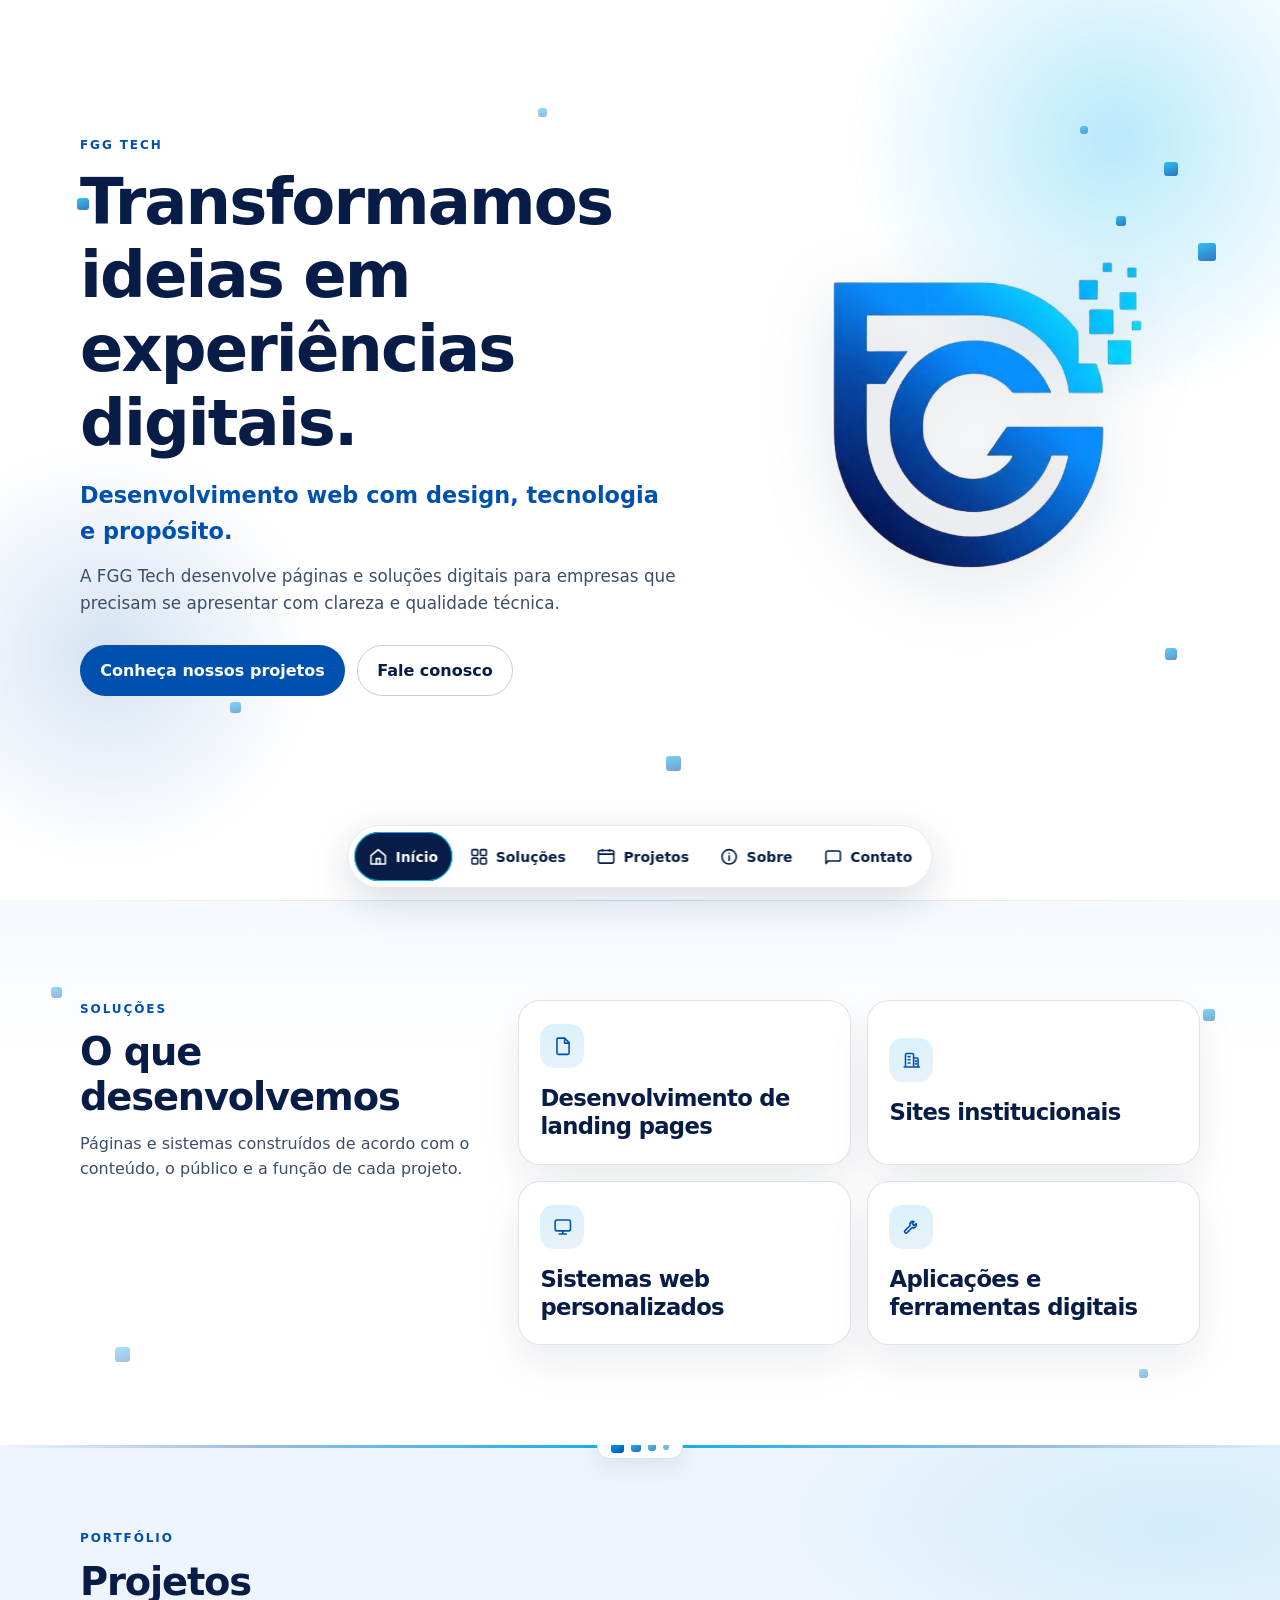
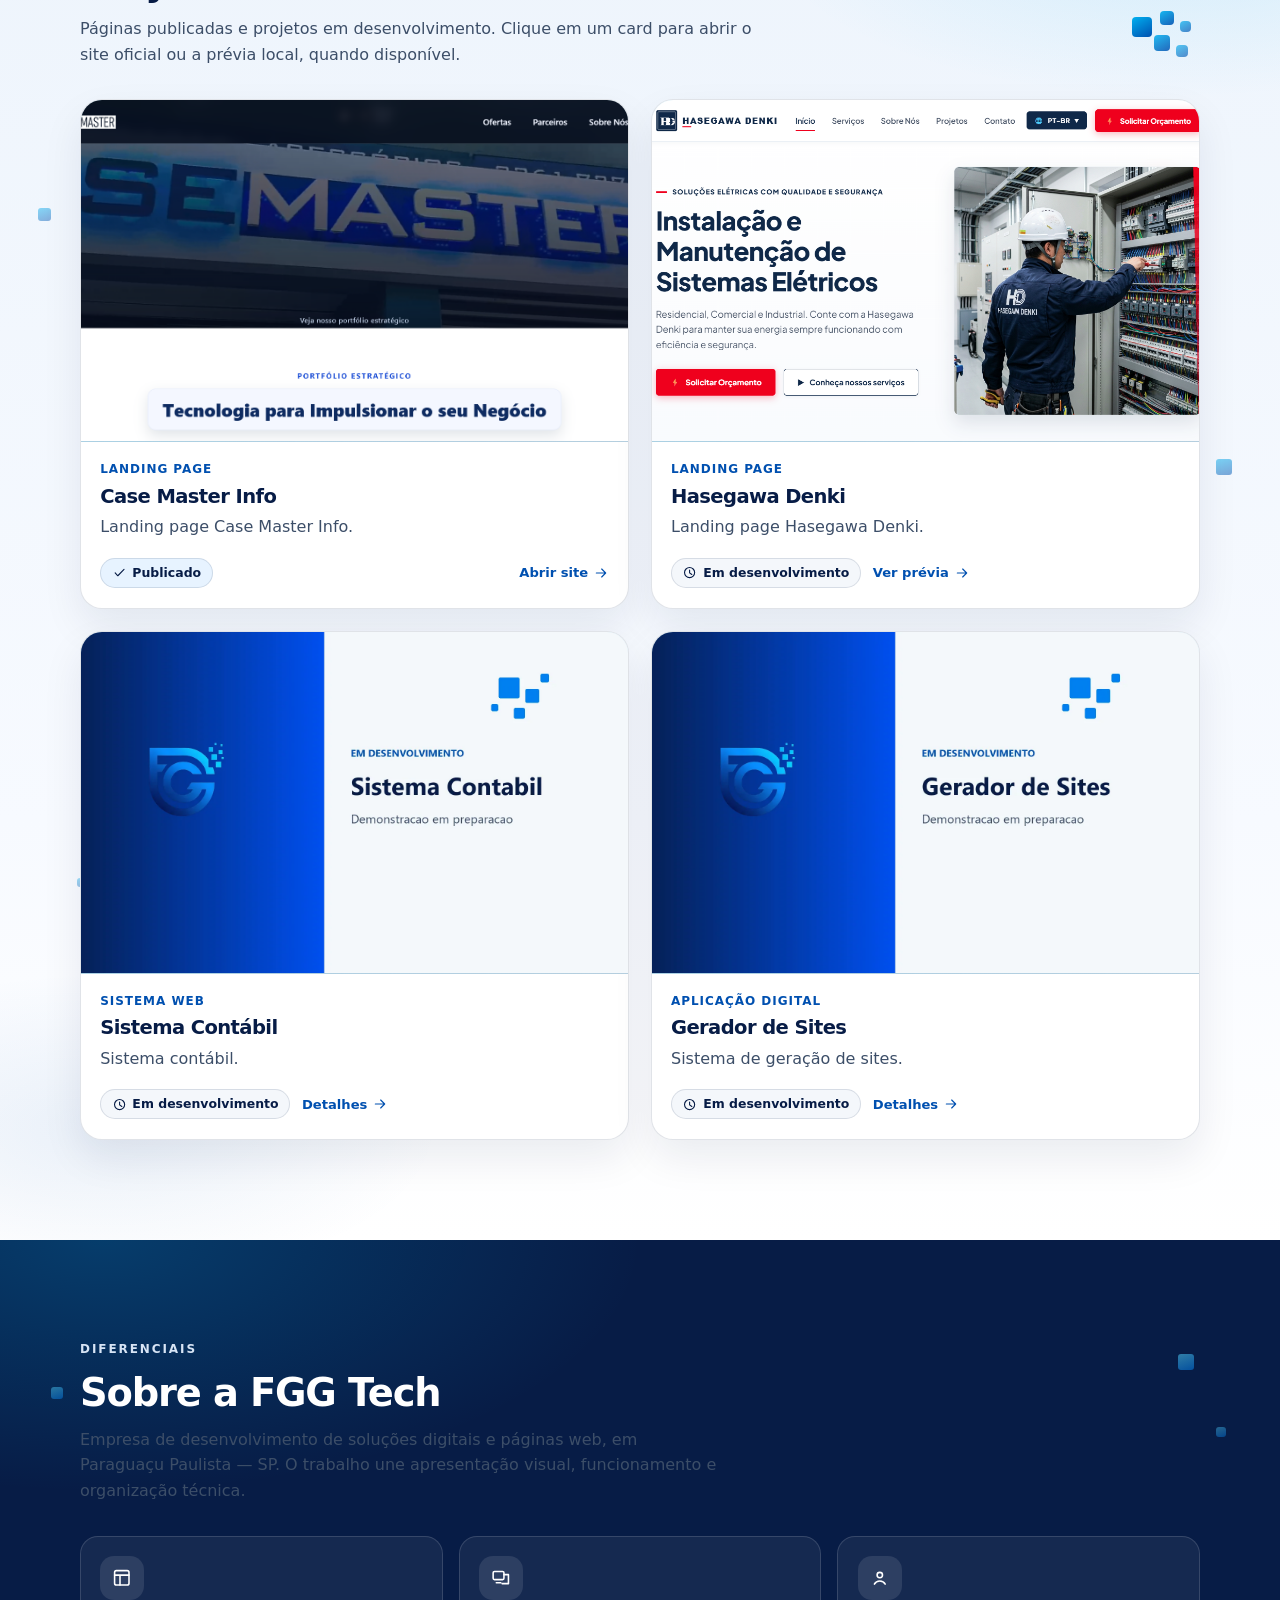
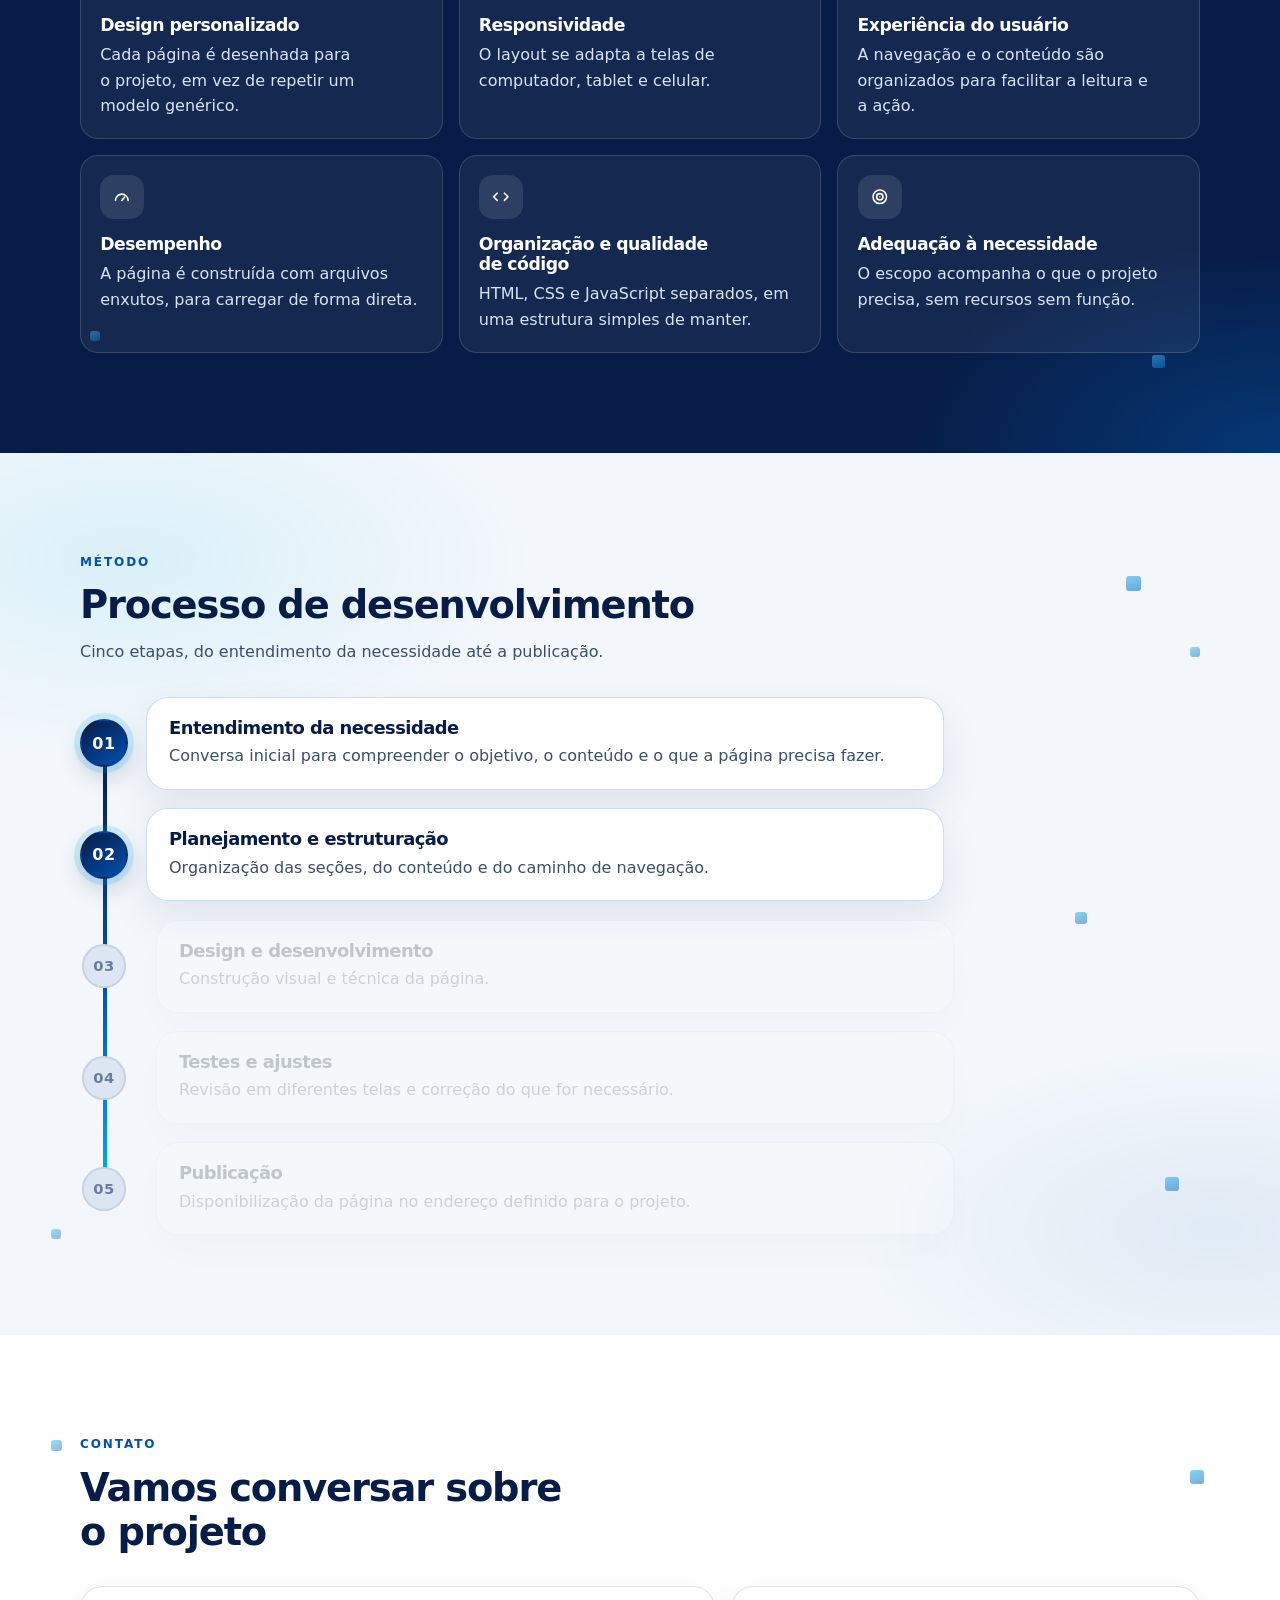
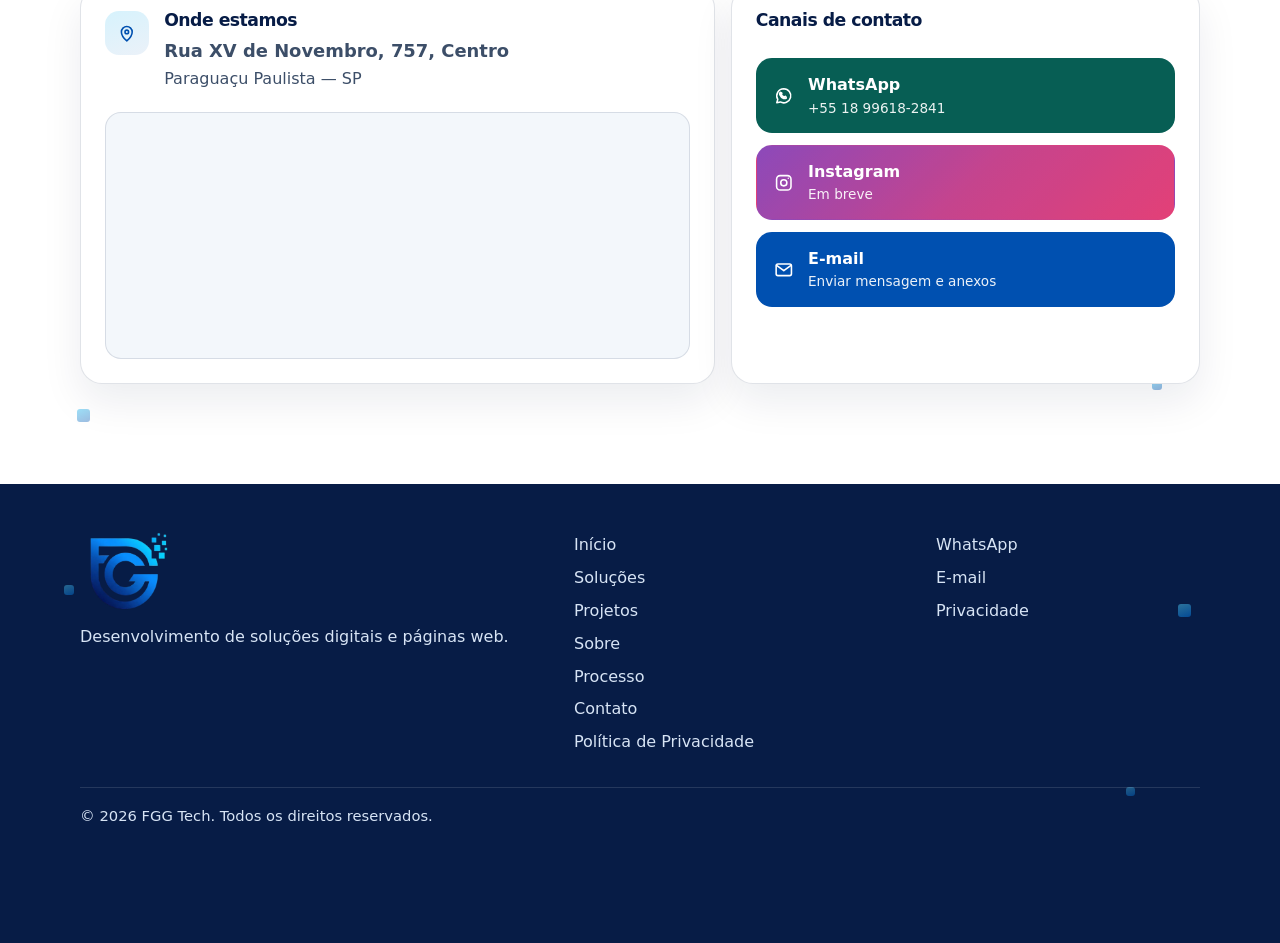
<file: index.html>
<!DOCTYPE html>
<html lang="pt-BR">

<head>
  <meta charset="UTF-8">
  <meta name="viewport" content="width=device-width, initial-scale=1">
  <title>FGG Tech | Desenvolvimento de soluções digitais</title>
  <meta name="description"
    content="A FGG Tech desenvolve landing pages, sites institucionais e soluções digitais. Conheça os projetos e fale com a equipe em Paraguaçu Paulista — SP.">
  <meta name="theme-color" content="#071C46">
  <meta name="robots" content="index, follow">
  <meta property="og:type" content="website">
  <meta property="og:locale" content="pt_BR">
  <meta property="og:title" content="FGG Tech | Desenvolvimento de soluções digitais">
  <meta property="og:description"
    content="Desenvolvimento web com design, tecnologia e propósito. Landing pages, sites institucionais e soluções digitais.">
  <meta property="og:image" content="assets/images/og-fgg-tech.png">
  <meta property="og:image:width" content="1200">
  <meta property="og:image:height" content="630">
  <meta name="twitter:card" content="summary_large_image">
  <link rel="icon" href="assets/logo/favicon-32.png" type="image/png" sizes="32x32">
  <link rel="icon" href="assets/logo/favicon-192.png" type="image/png" sizes="192x192">
  <link rel="apple-touch-icon" href="assets/logo/apple-touch-icon.png">
  <link rel="stylesheet" href="css/style.css">
  <script type="application/ld+json">
  {
    "@context": "https://schema.org",
    "@type": "ProfessionalService",
    "name": "FGG Tech",
    "description": "Desenvolvimento de soluções digitais e páginas web.",
    "telephone": "+55-18-99618-2841",
    "address": {
      "@type": "PostalAddress",
      "streetAddress": "Rua XV de Novembro, 757, Centro",
      "addressLocality": "Paraguaçu Paulista",
      "addressRegion": "SP",
      "addressCountry": "BR"
    },
    "areaServed": "BR"
  }
  </script>
</head>

<body>
  <a class="skip-link" href="#conteudo">Ir para o conteúdo</a>

  <main id="conteudo">
    <header class="hero" id="inicio">
      <div class="hero-bg" aria-hidden="true">
        <span class="orb orb-a"></span>
        <span class="orb orb-b"></span>
        <span class="pixel p1"></span>
        <span class="pixel p2"></span>
        <span class="pixel p3"></span>
        <span class="pixel p4"></span>
        <span class="pixel p5"></span>
        <span class="pixel" style="--x: 18%; --y: 78%; --size: 11px; --op: 0.48; --dur: 5.6s; --delay: 0.3s;"></span>
        <span class="pixel" style="--x: 42%; --y: 12%; --size: 9px; --op: 0.42; --dur: 4.9s; --delay: 0.9s;"></span>
        <span class="pixel" style="--x: 52%; --y: 84%; --size: 15px; --op: 0.55; --dur: 6.1s; --delay: 0.5s;"></span>
        <span class="pixel" style="--x: 91%; --y: 72%; --size: 12px; --op: 0.62; --dur: 5.2s; --delay: 1.2s;"></span>
      </div>

      <div class="container hero-grid">
        <div class="hero-copy">
          <p class="kicker">FGG Tech</p>
          <h1>Transformamos ideias em experiências digitais.</h1>
          <p class="lead">Desenvolvimento web com design, tecnologia e propósito.</p>
          <p class="intro">A FGG Tech desenvolve páginas e soluções digitais para empresas que precisam se apresentar
            com clareza e qualidade técnica.</p>
          <div class="hero-actions">
            <a class="btn btn-primary" href="#projetos">Conheça nossos projetos</a>
            <a class="btn btn-secondary" href="#contato">Fale conosco</a>
          </div>
        </div>

        <div class="hero-visual">
          <img class="hero-logo" src="assets/images/logomacaFGG.webp" alt="Logotipo FGG Tech" width="539" height="463"
            fetchpriority="high">
        </div>
      </div>
    </header>

    <section class="section section-solutions" id="solucoes" aria-labelledby="solucoes-titulo">
      <div class="subtle-divider" aria-hidden="true"></div>
      <div class="section-pixels" aria-hidden="true">
        <span class="pixel" style="--x: 4%; --y: 16%; --size: 11px; --op: 0.42; --dur: 5.4s; --delay: 0.2s;"></span>
        <span class="pixel" style="--x: 9%; --y: 82%; --size: 15px; --op: 0.36; --dur: 6.2s; --delay: 0.8s;"></span>
        <span class="pixel" style="--x: 94%; --y: 20%; --size: 12px; --op: 0.5; --dur: 4.9s; --delay: 0.5s;"></span>
        <span class="pixel" style="--x: 89%; --y: 86%; --size: 9px; --op: 0.4; --dur: 5.8s; --delay: 1.1s;"></span>
      </div>
      <div class="container split">
        <div class="split-intro">
          <p class="kicker">Soluções</p>
          <h2 id="solucoes-titulo">O que desenvolvemos</h2>
          <p>Páginas e sistemas construídos de acordo com o conteúdo, o público e a função de cada projeto.</p>
        </div>

        <div class="card-grid card-grid-2">
          <article class="info-card info-card-title-only">
            <span class="icon-badge" aria-hidden="true">
              <svg class="icon">
                <use href="assets/icons/sprite.svg#i-page"></use>
              </svg>
            </span>
            <h3>Desenvolvimento de landing pages</h3>
          </article>

          <article class="info-card info-card-title-only">
            <span class="icon-badge" aria-hidden="true">
              <svg class="icon">
                <use href="assets/icons/sprite.svg#i-building"></use>
              </svg>
            </span>
            <h3>Sites institucionais</h3>
          </article>

          <article class="info-card info-card-title-only">
            <span class="icon-badge" aria-hidden="true">
              <svg class="icon">
                <use href="assets/icons/sprite.svg#i-system"></use>
              </svg>
            </span>
            <h3>Sistemas web personalizados</h3>
          </article>

          <article class="info-card info-card-title-only">
            <span class="icon-badge" aria-hidden="true">
              <svg class="icon">
                <use href="assets/icons/sprite.svg#i-tool"></use>
              </svg>
            </span>
            <h3>Aplicações e ferramentas digitais</h3>
          </article>
        </div>
      </div>
    </section>

    <section class="section section-projects" id="projetos" aria-labelledby="projetos-titulo">
      <div class="projects-divider" aria-hidden="true">
        <span class="divider-line"></span>
        <span class="divider-pixels">
          <span class="dp dp-lg"></span>
          <span class="dp dp-md"></span>
          <span class="dp dp-sm"></span>
          <span class="dp dp-xs"></span>
        </span>
      </div>
      <div class="section-pixels" aria-hidden="true">
        <span class="pixel" style="--x: 3%; --y: 26%; --size: 13px; --op: 0.45; --dur: 5.3s; --delay: 0.4s;"></span>
        <span class="pixel" style="--x: 6%; --y: 74%; --size: 9px; --op: 0.38; --dur: 6s; --delay: 1s;"></span>
        <span class="pixel" style="--x: 95%; --y: 44%; --size: 16px; --op: 0.5; --dur: 5.1s; --delay: 0.6s;"></span>
        <span class="pixel" style="--x: 91%; --y: 88%; --size: 11px; --op: 0.42; --dur: 5.7s; --delay: 1.3s;"></span>
      </div>
      <div class="container">
        <div class="section-heading projects-heading">
          <div>
            <p class="kicker">Portfólio</p>
            <h2 id="projetos-titulo">Projetos</h2>
            <p>Páginas publicadas e projetos em desenvolvimento. Clique em um card para abrir o site oficial ou a prévia
              local, quando disponível.</p>
          </div>
          <div class="projects-badge-motif" aria-hidden="true">
            <span class="motif-sq m1"></span>
            <span class="motif-sq m2"></span>
            <span class="motif-sq m3"></span>
            <span class="motif-sq m4"></span>
            <span class="motif-sq m5"></span>
          </div>
        </div>

        <div id="project-grid" class="project-grid" aria-live="polite"></div>

        <noscript>
          <ul class="noscript-list">
            <li>
              <a href="https://casemasterinfo.com.br/" target="_blank" rel="noopener noreferrer">Case Master Info</a>
              — publicado.
            </li>
            <li>Hasegawa Denki — em desenvolvimento. Demonstração em <code>projects/hasegawa/index.html</code>.</li>
            <li>Sistema Contábil — em desenvolvimento. A demonstração está sendo preparada.</li>
            <li>Gerador de Sites — em desenvolvimento. A demonstração está sendo preparada.</li>
          </ul>
        </noscript>
      </div>
    </section>


    <section class="section section-navy" id="sobre" aria-labelledby="sobre-titulo">
      <div class="section-pixels" aria-hidden="true">
        <span class="pixel" style="--x: 4%; --y: 18%; --size: 12px; --op: 0.45; --dur: 5.5s; --delay: 0.2s;"></span>
        <span class="pixel" style="--x: 92%; --y: 14%; --size: 16px; --op: 0.52; --dur: 4.9s; --delay: 0.7s;"></span>
        <span class="pixel" style="--x: 95%; --y: 23%; --size: 10px; --op: 0.4; --dur: 5.8s; --delay: 1.1s;"></span>
        <span class="pixel" style="--x: 7%; --y: 85%; --size: 10px; --op: 0.38; --dur: 6.2s; --delay: 0.5s;"></span>
        <span class="pixel" style="--x: 90%; --y: 88%; --size: 13px; --op: 0.46; --dur: 5.2s; --delay: 0.9s;"></span>
      </div>
      <div class="container">
        <div class="section-heading">
          <p class="kicker">Diferenciais</p>
          <h2 id="sobre-titulo">Sobre a FGG Tech</h2>
          <p>Empresa de desenvolvimento de soluções digitais e páginas web, em Paraguaçu Paulista — SP. O trabalho une
            apresentação visual, funcionamento e organização técnica.</p>
        </div>

        <ul class="diff-grid">
          <li>
            <span class="icon-badge icon-badge-light" aria-hidden="true">
              <svg class="icon">
                <use href="assets/icons/sprite.svg#i-layout"></use>
              </svg>
            </span>
            <h3>Design personalizado</h3>
            <p>Cada página é desenhada para o projeto, em vez de repetir um modelo genérico.</p>
          </li>
          <li>
            <span class="icon-badge icon-badge-light" aria-hidden="true">
              <svg class="icon">
                <use href="assets/icons/sprite.svg#i-devices"></use>
              </svg>
            </span>
            <h3>Responsividade</h3>
            <p>O layout se adapta a telas de computador, tablet e celular.</p>
          </li>
          <li>
            <span class="icon-badge icon-badge-light" aria-hidden="true">
              <svg class="icon">
                <use href="assets/icons/sprite.svg#i-user"></use>
              </svg>
            </span>
            <h3>Experiência do usuário</h3>
            <p>A navegação e o conteúdo são organizados para facilitar a leitura e a ação.</p>
          </li>
          <li>
            <span class="icon-badge icon-badge-light" aria-hidden="true">
              <svg class="icon">
                <use href="assets/icons/sprite.svg#i-speed"></use>
              </svg>
            </span>
            <h3>Desempenho</h3>
            <p>A página é construída com arquivos enxutos, para carregar de forma direta.</p>
          </li>
          <li>
            <span class="icon-badge icon-badge-light" aria-hidden="true">
              <svg class="icon">
                <use href="assets/icons/sprite.svg#i-code"></use>
              </svg>
            </span>
            <h3>Organização e qualidade de código</h3>
            <p>HTML, CSS e JavaScript separados, em uma estrutura simples de manter.</p>
          </li>
          <li>
            <span class="icon-badge icon-badge-light" aria-hidden="true">
              <svg class="icon">
                <use href="assets/icons/sprite.svg#i-target"></use>
              </svg>
            </span>
            <h3>Adequação à necessidade</h3>
            <p>O escopo acompanha o que o projeto precisa, sem recursos sem função.</p>
          </li>
        </ul>
      </div>
    </section>


    <section class="section section-soft section-process" id="processo" aria-labelledby="processo-titulo">
      <div class="section-pixels" aria-hidden="true">
        <span class="pixel" style="--x: 88%; --y: 14%; --size: 15px; --op: 0.52; --dur: 5.1s; --delay: 0.3s;"></span>
        <span class="pixel" style="--x: 93%; --y: 22%; --size: 10px; --op: 0.42; --dur: 5.9s; --delay: 0.9s;"></span>
        <span class="pixel" style="--x: 84%; --y: 52%; --size: 12px; --op: 0.46; --dur: 4.8s; --delay: 0.6s;"></span>
        <span class="pixel" style="--x: 91%; --y: 82%; --size: 14px; --op: 0.48; --dur: 5.6s; --delay: 1.2s;"></span>
        <span class="pixel" style="--x: 4%; --y: 88%; --size: 10px; --op: 0.38; --dur: 6s; --delay: 0.4s;"></span>
      </div>
      <div class="container">
        <div class="section-heading">
          <p class="kicker">Método</p>
          <h2 id="processo-titulo">Processo de desenvolvimento</h2>
          <p>Cinco etapas, do entendimento da necessidade até a publicação.</p>
        </div>

        <div class="process-timeline" data-process-timeline>
          <div class="timeline-rail" aria-hidden="true">
            <span class="timeline-fill"></span>
          </div>
          <ol class="steps">
            <li class="step-item">
              <span class="step-index">01</span>
              <div class="step-content">
                <h3>Entendimento da necessidade</h3>
                <p>Conversa inicial para compreender o objetivo, o conteúdo e o que a página precisa fazer.</p>
              </div>
            </li>
            <li class="step-item">
              <span class="step-index">02</span>
              <div class="step-content">
                <h3>Planejamento e estruturação</h3>
                <p>Organização das seções, do conteúdo e do caminho de navegação.</p>
              </div>
            </li>
            <li class="step-item">
              <span class="step-index">03</span>
              <div class="step-content">
                <h3>Design e desenvolvimento</h3>
                <p>Construção visual e técnica da página.</p>
              </div>
            </li>
            <li class="step-item">
              <span class="step-index">04</span>
              <div class="step-content">
                <h3>Testes e ajustes</h3>
                <p>Revisão em diferentes telas e correção do que for necessário.</p>
              </div>
            </li>
            <li class="step-item">
              <span class="step-index">05</span>
              <div class="step-content">
                <h3>Publicação</h3>
                <p>Disponibilização da página no endereço definido para o projeto.</p>
              </div>
            </li>
          </ol>
        </div>
      </div>
    </section>

    <section class="section" id="contato" aria-labelledby="contato-titulo">
      <div class="section-pixels" aria-hidden="true">
        <span class="pixel" style="--x: 4%; --y: 14%; --size: 11px; --op: 0.42; --dur: 5.4s; --delay: 0.2s;"></span>
        <span class="pixel" style="--x: 93%; --y: 18%; --size: 14px; --op: 0.5; --dur: 4.9s; --delay: 0.8s;"></span>
        <span class="pixel" style="--x: 90%; --y: 86%; --size: 10px; --op: 0.42; --dur: 5.7s; --delay: 1.1s;"></span>
        <span class="pixel" style="--x: 6%; --y: 90%; --size: 13px; --op: 0.38; --dur: 6.1s; --delay: 0.5s;"></span>
      </div>
      <div class="container">
        <div class="section-heading">
          <p class="kicker">Contato</p>
          <h2 id="contato-titulo">Vamos conversar sobre o projeto</h2>
        </div>

        <div class="contact-grid">
          <article class="contact-card contact-card-location">
            <div class="location-header">
              <span class="icon-badge" aria-hidden="true">
                <svg class="icon">
                  <use href="assets/icons/sprite.svg#i-pin"></use>
                </svg>
              </span>
              <div>
                <h3>Onde estamos</h3>
                <p class="address" data-address-street>Rua XV de Novembro, 757, Centro</p>
                <p class="address-city" data-address-city>Paraguaçu Paulista — SP</p>
              </div>
            </div>
            <div class="map-embed">
              <iframe data-maps-embed title="Localização da FGG Tech no Google Maps"
                src="https://www.google.com/maps?q=Rua%20XV%20de%20Novembro%2C%20757%2C%20Centro%2C%20Paragua%C3%A7u%20Paulista%20-%20SP&amp;t=&amp;z=16&amp;ie=UTF8&amp;iwloc=&amp;output=embed"
                loading="lazy" referrerpolicy="no-referrer-when-downgrade" allowfullscreen></iframe>
            </div>
          </article>

          <article class="contact-card">
            <h3>Canais de contato</h3>
            <div class="channel-list">
              <a class="channel channel-whatsapp" data-whatsapp
                href="https://wa.me/5518996182841?text=Ol%C3%A1!%20Conheci%20a%20FGG%20Tech%20pelo%20site%20e%20gostaria%20de%20conversar%20sobre%20um%20projeto."
                target="_blank" rel="noopener noreferrer">
                <svg class="icon" aria-hidden="true">
                  <use href="assets/icons/sprite.svg#i-whatsapp"></use>
                </svg>
                <span>
                  <strong>WhatsApp</strong>
                  <small data-whatsapp-label>+55 18 99618-2841</small>
                </span>
              </a>

              <a class="channel channel-instagram" data-instagram data-instagram-channel rel="noopener noreferrer"
                target="_blank">
                <svg class="icon" aria-hidden="true">
                  <use href="assets/icons/sprite.svg#i-instagram"></use>
                </svg>
                <span>
                  <strong>Instagram</strong>
                  <small data-instagram-label>Em breve</small>
                </span>
              </a>

              <button class="channel channel-email" type="button" data-email-open aria-haspopup="dialog">
                <svg class="icon" aria-hidden="true">
                  <use href="assets/icons/sprite.svg#i-mail"></use>
                </svg>
                <span>
                  <strong>E-mail</strong>
                  <small>Enviar mensagem e anexos</small>
                </span>
              </button>
            </div>
          </article>
        </div>
      </div>
    </section>
  </main>

  <footer class="footer">
    <div class="section-pixels" aria-hidden="true">
      <span class="pixel" style="--x: 5%; --y: 22%; --size: 10px; --op: 0.4; --dur: 5.3s; --delay: 0.4s;"></span>
      <span class="pixel" style="--x: 92%; --y: 26%; --size: 13px; --op: 0.46; --dur: 4.8s; --delay: 0.9s;"></span>
      <span class="pixel" style="--x: 88%; --y: 66%; --size: 9px; --op: 0.36; --dur: 5.9s; --delay: 0.2s;"></span>
    </div>
    <div class="container footer-grid">
      <div class="footer-brand">
        <img src="assets/images/logomacaFGG.webp" alt="FGG Tech" width="539" height="463" loading="lazy">
        <p>Desenvolvimento de soluções digitais e páginas web.</p>
      </div>

      <nav class="footer-nav" aria-label="Seções do site">
        <a href="#inicio">Início</a>
        <a href="#solucoes">Soluções</a>
        <a href="#projetos">Projetos</a>
        <a href="#sobre">Sobre</a>
        <a href="#processo">Processo</a>
        <a href="#contato">Contato</a>
        <a href="politica-de-privacidade.html">Política de Privacidade</a>
      </nav>

      <div class="footer-contact">
        <a data-whatsapp
          href="https://wa.me/5518996182841?text=Ol%C3%A1!%20Conheci%20a%20FGG%20Tech%20pelo%20site%20e%20gostaria%20de%20conversar%20sobre%20um%20projeto."
          target="_blank" rel="noopener noreferrer">WhatsApp</a>
        <a data-instagram hidden target="_blank" rel="noopener noreferrer">Instagram</a>
        <button type="button" class="link-button" data-email-open>E-mail</button>
        <a href="politica-de-privacidade.html">Privacidade</a>
      </div>
    </div>
    <p class="copyright">© <span id="year">2026</span> FGG Tech. Todos os direitos reservados.</p>
  </footer>

  <nav class="dock" aria-label="Navegação principal">
    <a href="#inicio" data-nav="inicio">
      <svg class="icon" aria-hidden="true">
        <use href="assets/icons/sprite.svg#i-home"></use>
      </svg>
      <span>Início</span>
    </a>
    <a href="#solucoes" data-nav="solucoes">
      <svg class="icon" aria-hidden="true">
        <use href="assets/icons/sprite.svg#i-solutions"></use>
      </svg>
      <span>Soluções</span>
    </a>
    <a href="#projetos" data-nav="projetos">
      <svg class="icon" aria-hidden="true">
        <use href="assets/icons/sprite.svg#i-projects"></use>
      </svg>
      <span>Projetos</span>
    </a>
    <a href="#sobre" data-nav="sobre">
      <svg class="icon" aria-hidden="true">
        <use href="assets/icons/sprite.svg#i-about"></use>
      </svg>
      <span>Sobre</span>
    </a>
    <a href="#contato" data-nav="contato">
      <svg class="icon" aria-hidden="true">
        <use href="assets/icons/sprite.svg#i-contact"></use>
      </svg>
      <span>Contato</span>
    </a>
  </nav>

  <dialog class="modal modal-preview" id="preview-dialog" aria-labelledby="preview-title">
    <div class="modal-bar">
      <div class="modal-heading">
        <p id="preview-kicker" class="kicker"></p>
        <h2 id="preview-title"></h2>
      </div>
      <div class="modal-actions">
        <button type="button" class="btn btn-ghost" id="preview-expand" hidden>Ampliar</button>
        <a class="btn btn-ghost" id="preview-open" href="projects/hasegawa/index.html" target="_blank"
          rel="noopener noreferrer" hidden>Abrir página</a>
        <button type="button" class="icon-button" id="preview-close" aria-label="Fechar visualização">
          <svg class="icon" aria-hidden="true">
            <use href="assets/icons/sprite.svg#i-close"></use>
          </svg>
        </button>
      </div>
    </div>
    <div class="modal-stage">
      <!--
        allow-scripts: a página embutida usa JavaScript próprio.
        allow-same-origin: necessário para o script da Hasegawa acessar localStorage
        sem interromper o restante da página.
        allow-forms e allow-popups: formulário e WhatsApp dentro da demonstração.
      -->
      <iframe id="preview-frame" title="Demonstração do projeto" hidden referrerpolicy="no-referrer"
        sandbox="allow-scripts allow-same-origin allow-forms allow-popups"></iframe>
      <div id="preview-empty" class="preview-empty" hidden>
        <span class="icon-badge" aria-hidden="true">
          <svg class="icon">
            <use href="assets/icons/sprite.svg#i-clock"></use>
          </svg>
        </span>
        <h3>Demonstração em preparação</h3>
        <p id="preview-empty-text">A demonstração deste projeto está sendo preparada.</p>
      </div>
    </div>
  </dialog>

  <dialog class="modal modal-email" id="email-dialog" aria-labelledby="email-title">
    <div class="modal-bar">
      <div class="modal-heading">
        <p class="kicker">Contato</p>
        <h2 id="email-title">Enviar e-mail</h2>
      </div>
      <button type="button" class="icon-button" id="email-close" aria-label="Fechar formulário">
        <svg class="icon" aria-hidden="true">
          <use href="assets/icons/sprite.svg#i-close"></use>
        </svg>
      </button>
    </div>

    <div class="modal-form">
      <p id="email-config-note" class="form-note" hidden>
        O envio por e-mail ainda não foi ativado. Informe o e-mail comercial em <code>js/config.js</code>, no campo
        <code>recipientEmail</code>. Enquanto isso, use o WhatsApp.
      </p>

      <div id="email-success" class="form-success" hidden>
        <span class="icon-badge" aria-hidden="true">
          <svg class="icon">
            <use href="assets/icons/sprite.svg#i-check"></use>
          </svg>
        </span>
        <h3>Mensagem enviada</h3>
        <p>A mensagem foi encaminhada para a FGG Tech.</p>
      </div>

      <form id="email-form" method="post" enctype="multipart/form-data" novalidate>
        <div id="email-error" class="form-error" role="alert" hidden></div>

        <div class="field">
          <label for="contact-email">E-mail</label>
          <input id="contact-email" name="email" type="email" autocomplete="email" inputmode="email" required
            maxlength="160" placeholder="voce@email.com">
        </div>

        <div class="field">
          <label for="contact-message">Mensagem</label>
          <textarea id="contact-message" name="message" required maxlength="5000"
            placeholder="Conte o que você precisa desenvolver."></textarea>
        </div>

        <div class="field">
          <label for="contact-files">Anexos <span class="optional">(opcional)</span></label>
          <input id="contact-files" name="attachment" type="file" multiple
            accept=".pdf,.png,.jpg,.jpeg,.docx,application/pdf,image/png,image/jpeg,application/vnd.openxmlformats-officedocument.wordprocessingml.document">
          <p class="field-hint" id="file-hint">PDF, PNG, JPG, JPEG ou DOCX. Até 10 MB no total.</p>
          <ul id="file-list" class="file-list" aria-live="polite"></ul>
        </div>

        <div class="field field-consent">
          <label class="consent-label" for="contact-consent">
            <input id="contact-consent" name="consent" type="checkbox" required>
            <span>Li e concordo com a <a href="politica-de-privacidade.html" target="_blank"
                rel="noopener noreferrer">Política de Privacidade</a> e autorizo o encaminhamento dos dados informados
              para retorno do contato.</span>
          </label>
        </div>

        <button class="btn btn-primary btn-block" id="email-submit" type="submit">Enviar mensagem</button>
        <p id="email-status" class="form-status" role="status"></p>
      </form>
    </div>
  </dialog>

  <script src="js/config.js"></script>
  <script src="js/projects.js"></script>
  <script src="js/main.js"></script>
</body>

</html>
</file>
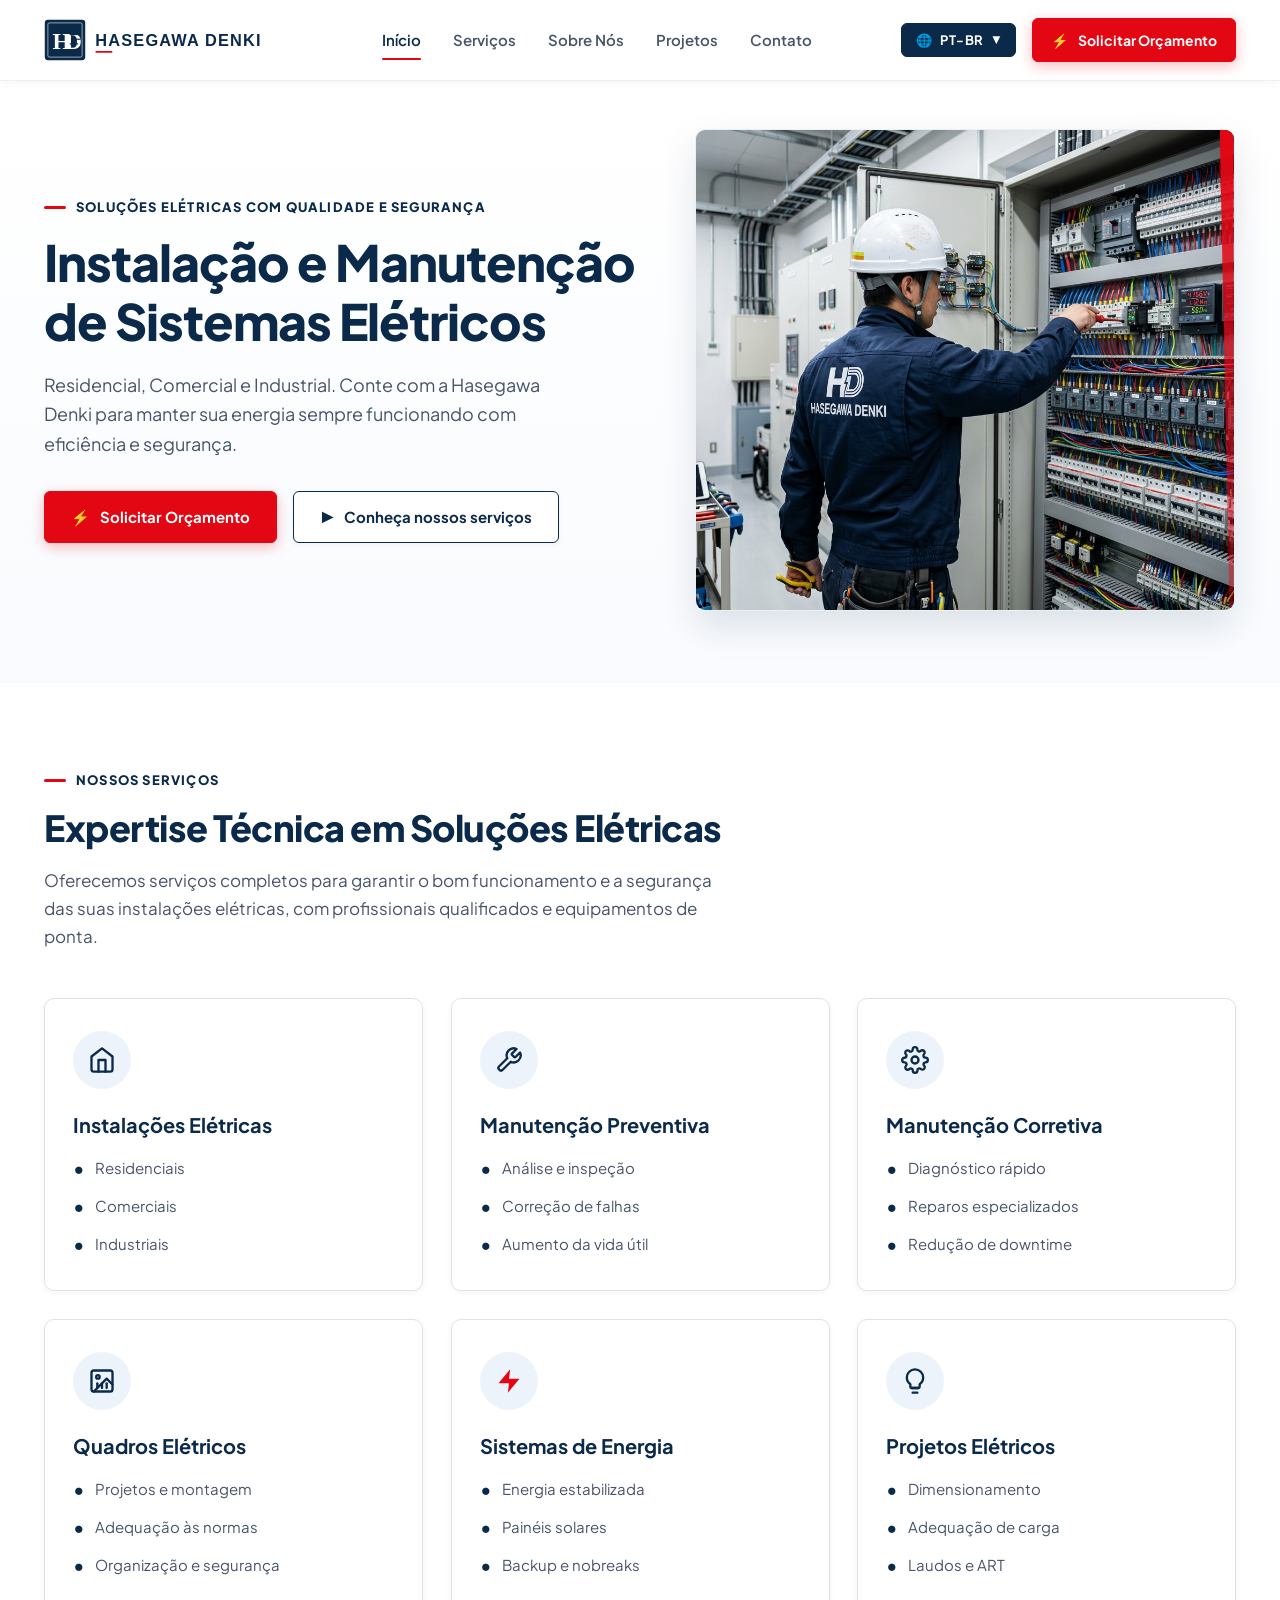
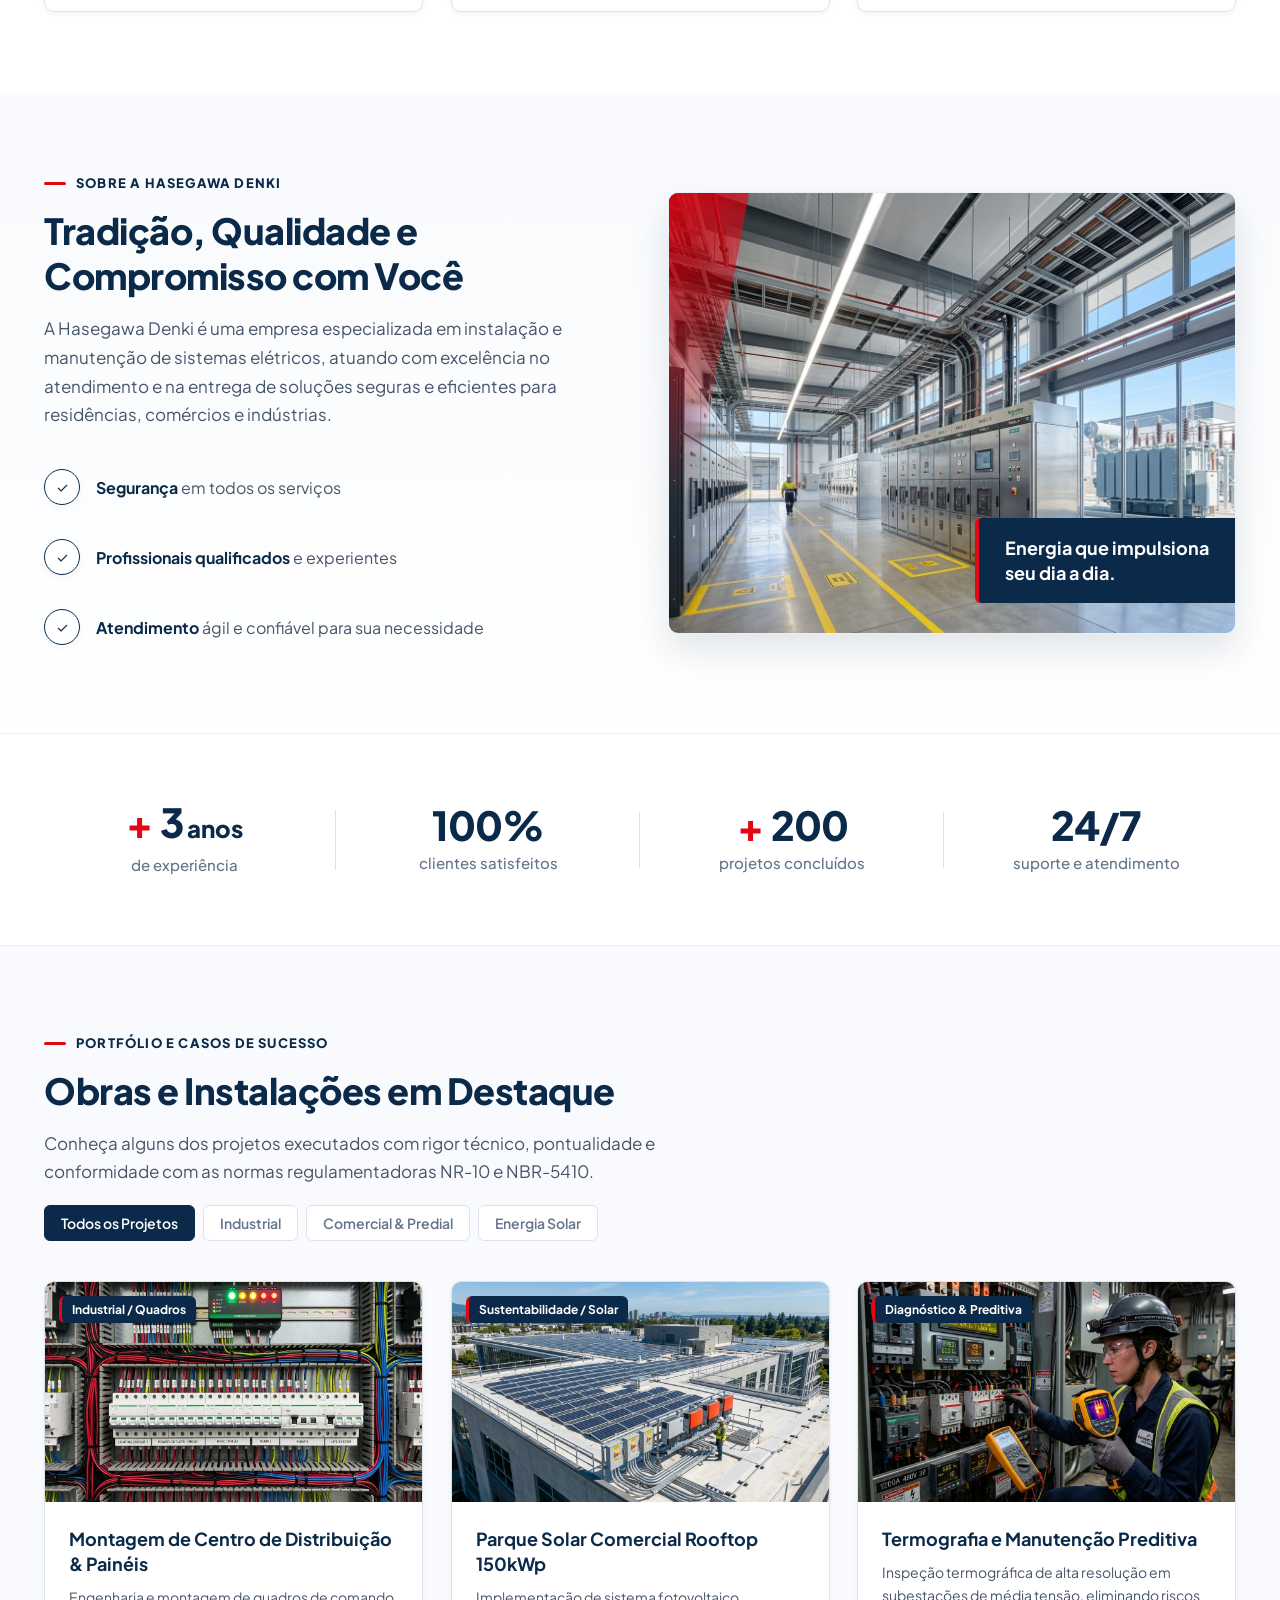
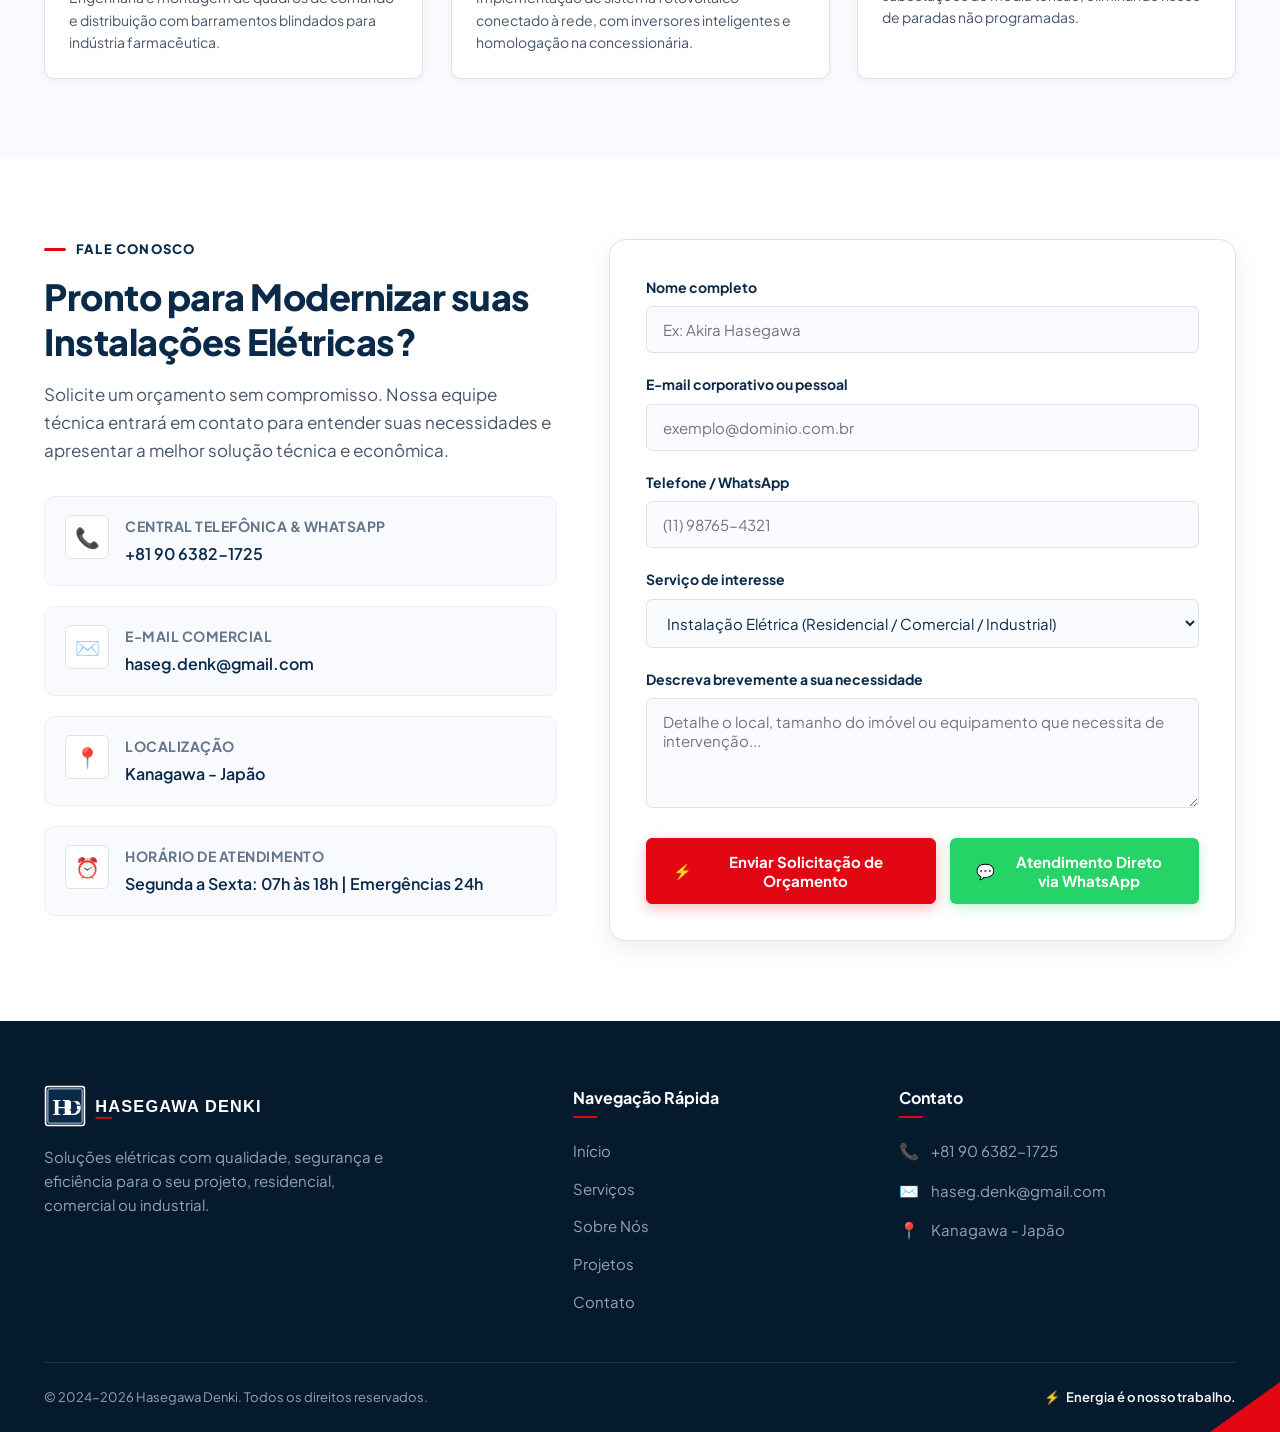
<file: projects/hasegawa/index.html>
<!DOCTYPE html>
<html lang="pt-BR">

<head>
  <meta charset="UTF-8">
  <meta name="viewport" content="width=device-width, initial-scale=1.0">
  <title data-i18n="pageTitle">Hasegawa Denki | Instalação e Manutenção Elétrica</title>
  <meta name="description"
    content="Serviços de instalação, manutenção e soluções elétricas residenciais, comerciais e industriais com alto padrão de qualidade e segurança."
    data-i18n="metaDesc">
  <link rel="icon" type="image/svg+xml" href="images/favicon.svg">

  <!-- CSS Stylesheet -->
  <link rel="stylesheet" href="css/style.css">

  <!-- JavaScript (Deferred) -->
  <script src="js/translations.js" defer></script>
  <script src="js/script.js" defer></script>
</head>

<body>

  <!-- =========================================================================
       1. Header & Navigation Bar
       ========================================================================= -->
  <header class="header-navbar">
    <div class="container nav-container">
      <!-- Brand Logo -->
      <a href="#inicio" class="brand-logo" aria-label="Hasegawa Denki Home">
        <img src="images/logo.svg" alt="Hasegawa Denki - Soluções Elétricas" width="230" height="42">
      </a>

      <!-- Navigation Links -->
      <nav class="nav-links" id="navLinks" role="navigation" aria-label="Navegação Principal">
        <a href="#inicio" class="nav-link active" data-i18n="navHome">Início</a>
        <a href="#servicos" class="nav-link" data-i18n="navServices">Serviços</a>
        <a href="#empresa" class="nav-link" data-i18n="navAbout">Sobre Nós</a>
        <a href="#projetos" class="nav-link" data-i18n="navProjects">Projetos</a>
        <a href="#contato" class="nav-link" data-i18n="navContact">Contato</a>
      </nav>

      <!-- Action Elements: Language Selector & CTA Button -->
      <div class="nav-actions">
        <!-- Language Dropdown -->
        <div class="language-selector" id="languageSelector">
          <button class="lang-btn" id="languageButton" aria-haspopup="true" aria-expanded="false"
            aria-label="Selecionar Idioma">
            <span class="globe-icon">🌐</span>
            <span id="currentLangLabel">PT-BR</span>
            <span class="arrow-icon">▼</span>
          </button>
          <div class="lang-dropdown" id="languageMenu" role="menu">
            <button class="lang-option selected" data-lang="pt" role="menuitem">
              <span class="flag">🇧🇷</span> Português (BR)
            </button>
            <button class="lang-option" data-lang="en" role="menuitem">
              <span class="flag">🇺🇸</span> English (US)
            </button>
            <button class="lang-option" data-lang="es" role="menuitem">
              <span class="flag">🇪🇸</span> Español (ES)
            </button>
            <button class="lang-option" data-lang="ja" role="menuitem">
              <span class="flag">🇯🇵</span> 日本語 (JP)
            </button>
          </div>
        </div>

        <!-- Primary CTA Button -->
        <a href="#contato" class="btn-primary nav-cta-btn open-quote-modal" id="navCtaBtn">
          <span class="icon">⚡</span>
          <span data-i18n="navCta">Solicitar Orçamento</span>
        </a>

        <!-- Mobile Menu Toggle Button -->
        <button class="menu-toggle" id="menuToggle" aria-label="Abrir menu de navegação" aria-expanded="false">
          ☰
        </button>
      </div>
    </div>
  </header>

  <main>
    <!-- =======================================================================
         2. Hero Section
         ======================================================================= -->
    <section class="hero" id="inicio">
      <div class="container hero-grid">
        <div class="hero-content reveal">
          <span class="section-eyebrow" data-i18n="heroEyebrow">
            SOLUÇÕES ELÉTRICAS COM QUALIDADE E SEGURANÇA
          </span>
          <h1 class="hero-title" data-i18n="heroTitle">
            Instalação e Manutenção de Sistemas Elétricos
          </h1>
          <p class="hero-subtitle" data-i18n="heroSubtitle">
            Residencial, Comercial e Industrial. Conte com a Hasegawa Denki para manter sua energia sempre funcionando
            com eficiência e segurança.
          </p>
          <div class="hero-buttons">
            <a href="#contato" class="btn-primary open-quote-modal" id="heroQuoteBtn">
              <span class="icon">⚡</span>
              <span data-i18n="heroCtaPrimary">Solicitar Orçamento</span>
            </a>
            <a href="#servicos" class="btn-secondary" id="heroServicesBtn">
              <span class="icon">▶</span>
              <span data-i18n="heroCtaSecondary">Conheça nossos serviços</span>
            </a>
          </div>
        </div>

        <div class="hero-image-wrapper reveal">
          <div class="hero-accent-shape"></div>
          <div class="hero-image-card">
            <img src="images/hero.jpg" alt="Profissional qualificado da Hasegawa Denki realizando manutenção elétrica"
              width="540" height="480">
          </div>
        </div>
      </div>
    </section>

    <!-- =======================================================================
         3. Services Section ("Nossos Serviços")
         ======================================================================= -->
    <section class="services" id="servicos">
      <div class="container">
        <div class="services-header reveal">
          <span class="section-eyebrow" data-i18n="servicesEyebrow">
            NOSSOS SERVIÇOS
          </span>
          <h2 class="section-title" data-i18n="servicesTitle">
            Expertise Técnica em Soluções Elétricas
          </h2>
          <p class="section-subtitle" data-i18n="servicesSubtitle">
            Oferecemos serviços completos para garantir o bom funcionamento e a segurança das suas instalações
            elétricas, com profissionais qualificados e equipamentos de ponta.
          </p>
        </div>

        <div class="services-grid">
          <!-- Service Card 1: Instalações Elétricas -->
          <article class="service-card reveal">
            <div class="service-icon-box" aria-hidden="true">
              <svg width="28" height="28" viewBox="0 0 24 24" fill="none" stroke="currentColor" stroke-width="2"
                stroke-linecap="round" stroke-linejoin="round">
                <path d="M3 9l9-7 9 7v11a2 2 0 0 1-2 2H5a2 2 0 0 1-2-2z"></path>
                <polyline points="9 22 9 12 15 12 15 22"></polyline>
              </svg>
            </div>
            <h3 data-i18n="card1Title">Instalações Elétricas</h3>
            <ul class="service-list">
              <li data-i18n="card1Item1">Residenciais</li>
              <li data-i18n="card1Item2">Comerciais</li>
              <li data-i18n="card1Item3">Industriais</li>
            </ul>
          </article>

          <!-- Service Card 2: Manutenção Preventiva -->
          <article class="service-card reveal">
            <div class="service-icon-box" aria-hidden="true">
              <svg width="28" height="28" viewBox="0 0 24 24" fill="none" stroke="currentColor" stroke-width="2"
                stroke-linecap="round" stroke-linejoin="round">
                <path
                  d="M14.7 6.3a1 1 0 0 0 0 1.4l1.6 1.6a1 1 0 0 0 1.4 0l3.77-3.77a6 6 0 0 1-7.94 7.94l-6.91 6.91a2.12 2.12 0 0 1-3-3l6.91-6.91a6 6 0 0 1 7.94-7.94l-3.76 3.76z">
                </path>
              </svg>
            </div>
            <h3 data-i18n="card2Title">Manutenção Preventiva</h3>
            <ul class="service-list">
              <li data-i18n="card2Item1">Análise e inspeção</li>
              <li data-i18n="card2Item2">Correção de falhas</li>
              <li data-i18n="card2Item3">Aumento da vida útil</li>
            </ul>
          </article>

          <!-- Service Card 3: Manutenção Corretiva -->
          <article class="service-card reveal">
            <div class="service-icon-box" aria-hidden="true">
              <svg width="28" height="28" viewBox="0 0 24 24" fill="none" stroke="currentColor" stroke-width="2"
                stroke-linecap="round" stroke-linejoin="round">
                <circle cx="12" cy="12" r="3"></circle>
                <path
                  d="M19.4 15a1.65 1.65 0 0 0 .33 1.82l.06.06a2 2 0 0 1 0 2.83 2 2 0 0 1-2.83 0l-.06-.06a1.65 1.65 0 0 0-1.82-.33 1.65 1.65 0 0 0-1 1.51V21a2 2 0 0 1-2 2 2 2 0 0 1-2-2v-.09A1.65 1.65 0 0 0 9 19.4a1.65 1.65 0 0 0-1.82.33l-.06.06a2 2 0 0 1-2.83 0 2 2 0 0 1 0-2.83l.06-.06a1.65 1.65 0 0 0 .33-1.82 1.65 1.65 0 0 0-1.51-1H3a2 2 0 0 1-2-2 2 2 0 0 1 2-2h.09A1.65 1.65 0 0 0 4.6 9a1.65 1.65 0 0 0-.33-1.82l-.06-.06a2 2 0 0 1 0-2.83 2 2 0 0 1 2.83 0l.06.06a1.65 1.65 0 0 0 1.82.33H9a1.65 1.65 0 0 0 1-1.51V3a2 2 0 0 1 2-2 2 2 0 0 1 2 2v.09a1.65 1.65 0 0 0 1 1.51 1.65 1.65 0 0 0 1.82-.33l.06-.06a2 2 0 0 1 2.83 0 2 2 0 0 1 0 2.83l-.06.06a1.65 1.65 0 0 0-.33 1.82V9a1.65 1.65 0 0 0 1.51 1H21a2 2 0 0 1 2 2 2 2 0 0 1-2 2h-.09a1.65 1.65 0 0 0-1.51 1z">
                </path>
              </svg>
            </div>
            <h3 data-i18n="card3Title">Manutenção Corretiva</h3>
            <ul class="service-list">
              <li data-i18n="card3Item1">Diagnóstico rápido</li>
              <li data-i18n="card3Item2">Reparos especializados</li>
              <li data-i18n="card3Item3">Redução de downtime</li>
            </ul>
          </article>

          <!-- Service Card 4: Quadros Elétricos -->
          <article class="service-card reveal">
            <div class="service-icon-box" aria-hidden="true">
              <svg width="28" height="28" viewBox="0 0 24 24" fill="none" stroke="currentColor" stroke-width="2"
                stroke-linecap="round" stroke-linejoin="round">
                <rect x="3" y="3" width="18" height="18" rx="2" ry="2"></rect>
                <circle cx="8.5" cy="8.5" r="1.5"></circle>
                <polyline points="21 15 16 10 5 21"></polyline>
                <line x1="8" y1="14" x2="8" y2="18"></line>
                <line x1="12" y1="14" x2="12" y2="18"></line>
                <line x1="16" y1="14" x2="16" y2="18"></line>
              </svg>
            </div>
            <h3 data-i18n="card4Title">Quadros Elétricos</h3>
            <ul class="service-list">
              <li data-i18n="card4Item1">Projetos e montagem</li>
              <li data-i18n="card4Item2">Adequação às normas</li>
              <li data-i18n="card4Item3">Organização e segurança</li>
            </ul>
          </article>

          <!-- Service Card 5: Sistemas de Energia -->
          <article class="service-card reveal">
            <div class="service-icon-box" aria-hidden="true" style="color: var(--red);">
              <svg width="28" height="28" viewBox="0 0 24 24" fill="currentColor">
                <polygon points="13 2 3 14 12 14 11 22 21 10 12 10 13 2"></polygon>
              </svg>
            </div>
            <h3 data-i18n="card5Title">Sistemas de Energia</h3>
            <ul class="service-list">
              <li data-i18n="card5Item1">Energia estabilizada</li>
              <li data-i18n="card5Item2">Painéis solares</li>
              <li data-i18n="card5Item3">Backup e nobreaks</li>
            </ul>
          </article>

          <!-- Service Card 6: Projetos Elétricos -->
          <article class="service-card reveal">
            <div class="service-icon-box" aria-hidden="true">
              <svg width="28" height="28" viewBox="0 0 24 24" fill="none" stroke="currentColor" stroke-width="2"
                stroke-linecap="round" stroke-linejoin="round">
                <path d="M9 18h6"></path>
                <path d="M10 22h4"></path>
                <path
                  d="M12 2a7 7 0 0 0-7 7c0 2.38 1.19 4.47 3 5.74V17a1 1 0 0 0 1 1h6a1 1 0 0 0 1-1v-2.26c1.81-1.27 3-3.36 3-5.74a7 7 0 0 0-7-7z">
                </path>
              </svg>
            </div>
            <h3 data-i18n="card6Title">Projetos Elétricos</h3>
            <ul class="service-list">
              <li data-i18n="card6Item1">Dimensionamento</li>
              <li data-i18n="card6Item2">Adequação de carga</li>
              <li data-i18n="card6Item3">Laudos e ART</li>
            </ul>
          </article>
        </div>
      </div>
    </section>

    <!-- =======================================================================
         4. About Us Section ("Sobre a Hasegawa Denki")
         ======================================================================= -->
    <section class="about" id="empresa">
      <div class="container about-grid">
        <div class="about-content reveal">
          <span class="section-eyebrow" data-i18n="aboutEyebrow">
            SOBRE A HASEGAWA DENKI
          </span>
          <h2 class="section-title" data-i18n="aboutTitle">
            Tradição, Qualidade e Compromisso com Você
          </h2>
          <p class="about-desc" data-i18n="aboutDesc">
            A Hasegawa Denki é uma empresa especializada em instalação e manutenção de sistemas elétricos, atuando com
            excelência no atendimento e na entrega de soluções seguras e eficientes para residências, comércios e
            indústrias.
          </p>

          <div class="about-features">
            <!-- Feature 1: Segurança -->
            <div class="about-feature-item">
              <div class="feature-icon-badge">✓</div>
              <div class="feature-text">
                <strong data-i18n="aboutFeat1Title">Segurança</strong>
                <span data-i18n="aboutFeat1Desc"> em todos os serviços</span>
              </div>
            </div>

            <!-- Feature 2: Profissionais qualificados -->
            <div class="about-feature-item">
              <div class="feature-icon-badge">✓</div>
              <div class="feature-text">
                <strong data-i18n="aboutFeat2Title">Profissionais qualificados</strong>
                <span data-i18n="aboutFeat2Desc"> e experientes</span>
              </div>
            </div>

            <!-- Feature 3: Atendimento -->
            <div class="about-feature-item">
              <div class="feature-icon-badge">✓</div>
              <div class="feature-text">
                <strong data-i18n="aboutFeat3Title">Atendimento</strong>
                <span data-i18n="aboutFeat3Desc"> ágil e confiável para sua necessidade</span>
              </div>
            </div>
          </div>
        </div>

        <div class="about-image-wrapper reveal">
          <div class="about-image-card">
            <img src="images/industrial.jpg" alt="Instalação e infraestrutura elétrica industrial de alta precisão"
              width="540" height="440">
            <div class="about-image-banner">
              <p data-i18n="aboutBadgeText">Energia que impulsiona seu dia a dia.</p>
            </div>
          </div>
        </div>
      </div>
    </section>

    <!-- =======================================================================
         5. Statistics / Indicators Section
         ======================================================================= -->
    <section class="stats" id="estatisticas">
      <div class="container stats-grid">
        <!-- Stat 1 -->
        <div class="stat-item reveal">
          <div class="stat-number-wrapper">
            <span class="stat-number with-plus"><span class="plus-symbol">+</span> 3</span>
            <span class="stat-unit" data-i18n="stat1Unit">anos</span>
          </div>
          <span class="stat-label" data-i18n="stat1Label">de experiência</span>
        </div>

        <!-- Stat 2 -->
        <div class="stat-item reveal">
          <div class="stat-number-wrapper">
            <span class="stat-number">100%</span>
          </div>
          <span class="stat-label" data-i18n="stat2Label">clientes satisfeitos</span>
        </div>

        <!-- Stat 3 -->
        <div class="stat-item reveal">
          <div class="stat-number-wrapper">
            <span class="stat-number with-plus"><span class="plus-symbol">+</span> 200</span>
          </div>
          <span class="stat-label" data-i18n="stat3Label">projetos concluídos</span>
        </div>

        <!-- Stat 4 -->
        <div class="stat-item reveal">
          <div class="stat-number-wrapper">
            <span class="stat-number">24/7</span>
          </div>
          <span class="stat-label" data-i18n="stat4Label">suporte e atendimento</span>
        </div>
      </div>
    </section>

    <!-- =======================================================================
         6. Featured Projects / Portfolio Section
         ======================================================================= -->
    <section class="projects" id="projetos">
      <div class="container">
        <div class="projects-header reveal">
          <div>
            <span class="section-eyebrow" data-i18n="projectsEyebrow">PORTFÓLIO E CASOS DE SUCESSO</span>
            <h2 class="section-title" data-i18n="projectsTitle">Obras e Instalações em Destaque</h2>
            <p class="section-subtitle" data-i18n="projectsSubtitle">Conheça alguns dos projetos executados com rigor
              técnico, pontualidade e conformidade com as normas regulamentadoras NR-10 e NBR-5410.</p>
          </div>

          <div class="projects-filter-bar">
            <button class="filter-btn active" data-filter="all" data-i18n="filterAll">Todos os Projetos</button>
            <button class="filter-btn" data-filter="industrial" data-i18n="filterIndustrial">Industrial</button>
            <button class="filter-btn" data-filter="commercial" data-i18n="filterCommercial">Comercial &
              Predial</button>
            <button class="filter-btn" data-filter="solar" data-i18n="filterSolar">Energia Solar</button>
          </div>
        </div>

        <div class="projects-grid">
          <!-- Project 1 -->
          <article class="project-card reveal" data-category="industrial">
            <div class="project-image-box">
              <img src="images/projects/project-1.jpg"
                alt="Painel elétrico de distribuição montado pela Hasegawa Denki">
              <span class="project-badge" data-i18n="project1Tag">Industrial / Quadros</span>
            </div>
            <div class="project-body">
              <h3 data-i18n="project1Title">Montagem de Centro de Distribuição & Painéis</h3>
              <p data-i18n="project1Desc">Engenharia e montagem de quadros de comando e distribuição com barramentos
                blindados para indústria farmacêutica.</p>
            </div>
          </article>

          <!-- Project 2 -->
          <article class="project-card reveal" data-category="solar">
            <div class="project-image-box">
              <img src="images/projects/project-2.jpg" alt="Instalação fotovoltaica comercial rooftop">
              <span class="project-badge" data-i18n="project2Tag">Sustentabilidade / Solar</span>
            </div>
            <div class="project-body">
              <h3 data-i18n="project2Title">Parque Solar Comercial Rooftop 150kWp</h3>
              <p data-i18n="project2Desc">Implementação de sistema fotovoltaico conectado à rede, com inversores
                inteligentes e homologação na concessionária.</p>
            </div>
          </article>

          <!-- Project 3 -->
          <article class="project-card reveal" data-category="commercial">
            <div class="project-image-box">
              <img src="images/projects/project-3.jpg" alt="Diagnóstico elétrico e termografia preditiva">
              <span class="project-badge" data-i18n="project3Tag">Diagnóstico & Preditiva</span>
            </div>
            <div class="project-body">
              <h3 data-i18n="project3Title">Termografia e Manutenção Preditiva</h3>
              <p data-i18n="project3Desc">Inspeção termográfica de alta resolução em subestações de média tensão,
                eliminando riscos de paradas não programadas.</p>
            </div>
          </article>
        </div>
      </div>
    </section>

    <!-- =======================================================================
         7. Contact & Quote Request Section
         ======================================================================= -->
    <section class="contact" id="contato">
      <div class="container contact-grid">
        <!-- Direct Contact Details -->
        <div class="contact-info-panel reveal">
          <span class="section-eyebrow" data-i18n="contactEyebrow">FALE CONOSCO</span>
          <h2 class="section-title" data-i18n="contactTitle">Pronto para Modernizar suas Instalações Elétricas?</h2>
          <p class="section-subtitle" data-i18n="contactSubtitle">Solicite um orçamento sem compromisso. Nossa equipe
            técnica entrará em contato para entender suas necessidades e apresentar a melhor solução técnica e
            econômica.</p>

          <div class="contact-cards-list">
            <!-- Card: Telefone / WhatsApp -->
            <a href="tel:+819063821725" class="contact-card-item" aria-label="Ligar para +81 90 6382-1725">
              <div class="contact-icon-box">📞</div>
              <div class="contact-detail">
                <h4 data-i18n="contactPhoneLabel">Central Telefônica & WhatsApp</h4>
                <p>+81 90 6382-1725</p>
              </div>
            </a>

            <!-- Card: E-mail Comercial -->
            <a href="mailto:haseg.denk@gmail.com" class="contact-card-item"
              aria-label="Enviar e-mail para haseg.denk@gmail.com">
              <div class="contact-icon-box">✉️</div>
              <div class="contact-detail">
                <h4 data-i18n="contactEmailLabel">E-mail Comercial</h4>
                <p>haseg.denk@gmail.com</p>
              </div>
            </a>

            <!-- Card: Localização -->
            <a href="https://maps.app.goo.gl/ydsvUCH8io3KhqLy8?g_st=aw" target="_blank" rel="noopener noreferrer"
              class="contact-card-item" aria-label="Ver localização Kanagawa Japão no Google Maps">
              <div class="contact-icon-box">📍</div>
              <div class="contact-detail">
                <h4 data-i18n="contactLocationLabel">Localização</h4>
                <p data-i18n="contactLocationVal">Kanagawa - Japão</p>
              </div>
            </a>

            <!-- Card: Horário de Atendimento -->
            <div class="contact-card-item">
              <div class="contact-icon-box">⏰</div>
              <div class="contact-detail">
                <h4 data-i18n="contactHoursLabel">Horário de Atendimento</h4>
                <p data-i18n="contactHoursVal">Segunda a Sexta: 07h às 18h | Emergências 24h</p>
              </div>
            </div>
          </div>
        </div>

        <!-- Interactive Budget Request Form -->
        <div class="contact-form-card reveal">
          <form class="contact-form" id="mainContactForm">
            <div class="form-group">
              <label for="formName" data-i18n="formNameLabel">Nome completo</label>
              <input type="text" id="formName" name="name" class="form-control" required
                placeholder="Ex: Akira Hasegawa" data-i18n-placeholder="formNamePlaceholder">
            </div>

            <div class="form-group">
              <label for="formEmail" data-i18n="formEmailLabel">E-mail corporativo ou pessoal</label>
              <input type="email" id="formEmail" name="email" class="form-control" required
                placeholder="exemplo@dominio.com.br" data-i18n-placeholder="formEmailPlaceholder">
            </div>

            <div class="form-group">
              <label for="formPhone" data-i18n="formPhoneLabel">Telefone / WhatsApp</label>
              <input type="tel" id="formPhone" name="phone" class="form-control" required placeholder="(11) 98765-4321"
                data-i18n-placeholder="formPhonePlaceholder">
            </div>

            <div class="form-group">
              <label for="formService" data-i18n="formServiceLabel">Serviço de interesse</label>
              <select id="formService" name="service" class="form-control">
                <option value="instalacao" data-i18n="formServiceOption1">Instalação Elétrica (Residencial / Comercial /
                  Industrial)</option>
                <option value="preventiva" data-i18n="formServiceOption2">Manutenção Preventiva / Preditiva</option>
                <option value="corretiva" data-i18n="formServiceOption3">Manutenção Corretiva Urgente</option>
                <option value="quadros" data-i18n="formServiceOption4">Montagem de Quadros & Painéis</option>
                <option value="solar" data-i18n="formServiceOption5">Energia Solar Fotovoltaica / Backup</option>
                <option value="projetos" data-i18n="formServiceOption6">Projetos Elétricos, Laudos e ART</option>
              </select>
            </div>

            <div class="form-group">
              <label for="formMessage" data-i18n="formMessageLabel">Descreva brevemente a sua necessidade</label>
              <textarea id="formMessage" name="message" class="form-control" rows="3"
                placeholder="Detalhe o local, tamanho do imóvel ou equipamento que necessita de intervenção..."
                data-i18n-placeholder="formMessagePlaceholder"></textarea>
            </div>

            <div class="form-actions-row">
              <button type="submit" class="btn-primary" id="btnSubmitContact">
                <span class="icon">⚡</span>
                <span data-i18n="formSubmitBtn">Enviar Solicitação de Orçamento</span>
              </button>
              <button type="button" class="btn-whatsapp trigger-whatsapp" id="btnWhatsappContact">
                <span class="icon">💬</span>
                <span data-i18n="formWhatsAppBtn">WhatsApp Direto</span>
              </button>
            </div>
          </form>
        </div>
      </div>
    </section>
  </main>

  <!-- =========================================================================
       8. Footer
       ========================================================================= -->
  <footer class="footer">
    <div class="container">
      <div class="footer-top">
        <!-- Brand Summary -->
        <div class="footer-brand-col">
          <a href="#inicio" class="footer-brand-logo" aria-label="Hasegawa Denki Home">
            <img src="images/logo-white.svg" alt="Hasegawa Denki" width="220" height="40">
          </a>
          <p class="footer-brand-desc" data-i18n="footerBrandDesc">
            Soluções elétricas com qualidade, segurança e eficiência para o seu projeto, residencial, comercial ou
            industrial.
          </p>
        </div>

        <!-- Quick Links -->
        <div class="footer-links-col">
          <h4 data-i18n="footerLinksTitle">Navegação Rápida</h4>
          <ul class="footer-nav-list">
            <li><a href="#inicio" data-i18n="navHome">Início</a></li>
            <li><a href="#servicos" data-i18n="navServices">Serviços</a></li>
            <li><a href="#empresa" data-i18n="navAbout">Sobre Nós</a></li>
            <li><a href="#projetos" data-i18n="navProjects">Projetos</a></li>
            <li><a href="#contato" data-i18n="navContact">Contato</a></li>
          </ul>
        </div>

        <!-- Contact Information -->
        <div class="footer-contact-col">
          <h4 data-i18n="footerContactTitle">Contato</h4>
          <div class="footer-contact-list">
            <div class="footer-contact-item">
              <span class="contact-icon">📞</span>
              <a href="tel:+819063821725">+81 90 6382-1725</a>
            </div>
            <div class="footer-contact-item">
              <span class="contact-icon">✉️</span>
              <a href="mailto:haseg.denk@gmail.com">haseg.denk@gmail.com</a>
            </div>
            <div class="footer-contact-item">
              <span class="contact-icon">📍</span>
              <a href="https://maps.app.goo.gl/ydsvUCH8io3KhqLy8?g_st=aw" target="_blank"
                rel="noopener noreferrer">Kanagawa - Japão</a>
            </div>
          </div>
        </div>
      </div>

      <!-- Footer Bottom Sub-bar -->
      <div class="footer-bottom">
        <p data-i18n="footerCopyright">© 2024-2026 Hasegawa Denki. Todos os direitos reservados.</p>
        <div class="footer-motto">
          <span class="lightning-icon">⚡</span>
          <span data-i18n="footerMotto">Energia é o nosso trabalho.</span>
        </div>
      </div>
    </div>
  </footer>

  <!-- =========================================================================
       9. Modal: Solicitação de Orçamento Rápido
       ========================================================================= -->
  <div class="modal-overlay" id="quoteModal" role="dialog" aria-modal="true" aria-labelledby="modalQuoteTitle">
    <div class="modal-card">
      <button class="modal-close-btn" id="modalCloseBtn" aria-label="Fechar Modal">✕</button>
      <div class="modal-header">
        <span class="section-eyebrow" data-i18n="servicesEyebrow">NOSSOS SERVIÇOS</span>
        <h3 class="modal-title" id="modalQuoteTitle" data-i18n="modalTitle">Solicitar Orçamento Rápido</h3>
        <p class="modal-subtitle" data-i18n="modalSubtitle">Preencha os dados abaixo para receber uma proposta técnica
          sob medida.</p>
      </div>

      <form class="contact-form" id="modalContactForm">
        <div class="form-group">
          <label data-i18n="formNameLabel">Nome completo</label>
          <input type="text" id="modalFormName" name="name" class="form-control" required
            placeholder="Ex: Akira Hasegawa" data-i18n-placeholder="formNamePlaceholder">
        </div>

        <div class="form-group">
          <label data-i18n="formEmailLabel">E-mail corporativo ou pessoal</label>
          <input type="email" id="modalFormEmail" name="email" class="form-control" required
            placeholder="exemplo@dominio.com.br" data-i18n-placeholder="formEmailPlaceholder">
        </div>

        <div class="form-group">
          <label data-i18n="formPhoneLabel">Telefone / WhatsApp</label>
          <input type="tel" id="modalFormPhone" name="phone" class="form-control" required
            placeholder="(11) 98765-4321" data-i18n-placeholder="formPhonePlaceholder">
        </div>

        <div class="form-group">
          <label data-i18n="formServiceLabel">Serviço de interesse</label>
          <select id="modalFormService" name="service" class="form-control">
            <option value="instalacao" data-i18n="formServiceOption1">Instalação Elétrica (Residencial / Comercial /
              Industrial)</option>
            <option value="preventiva" data-i18n="formServiceOption2">Manutenção Preventiva / Preditiva</option>
            <option value="corretiva" data-i18n="formServiceOption3">Manutenção Corretiva Urgente</option>
            <option value="quadros" data-i18n="formServiceOption4">Montagem de Quadros & Painéis</option>
            <option value="solar" data-i18n="formServiceOption5">Energia Solar Fotovoltaica / Backup</option>
            <option value="projetos" data-i18n="formServiceOption6">Projetos Elétricos, Laudos e ART</option>
          </select>
        </div>

        <div class="form-group">
          <label data-i18n="formMessageLabel">Descreva brevemente a sua necessidade</label>
          <textarea id="modalFormMessage" name="message" class="form-control" rows="3"
            placeholder="Detalhe o local ou o equipamento..." data-i18n-placeholder="formMessagePlaceholder"></textarea>
        </div>

        <div class="form-actions-row">
          <button type="submit" class="btn-primary" style="width: 100%;">
            <span class="icon">⚡</span>
            <span data-i18n="formSubmitBtn">Enviar Solicitação de Orçamento</span>
          </button>
        </div>
      </form>
    </div>
  </div>

  <!-- Toast Notification Feedback -->
  <div class="toast-notification" id="toastNotification" role="alert">
    <span class="toast-icon">✓</span>
    <span id="toastMessage">Solicitação enviada com sucesso!</span>
  </div>

</body>

</html>
</file>
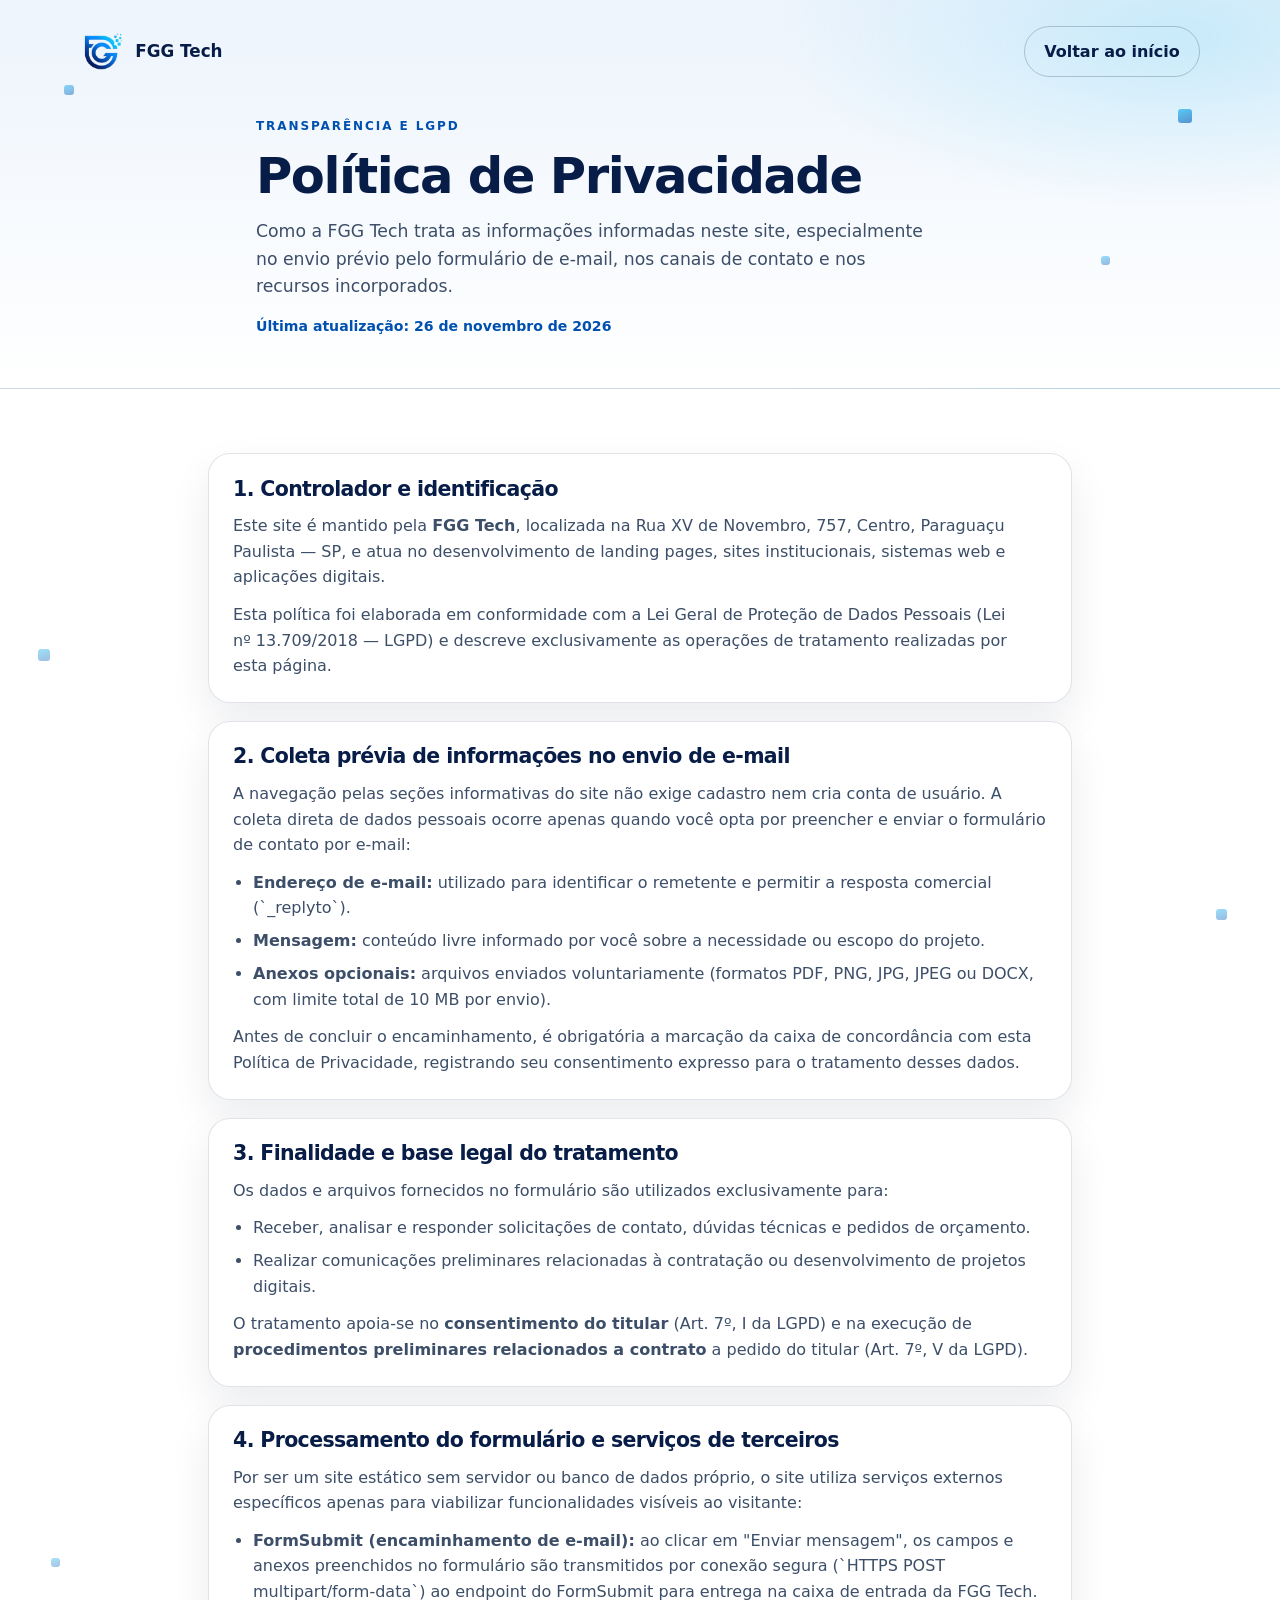
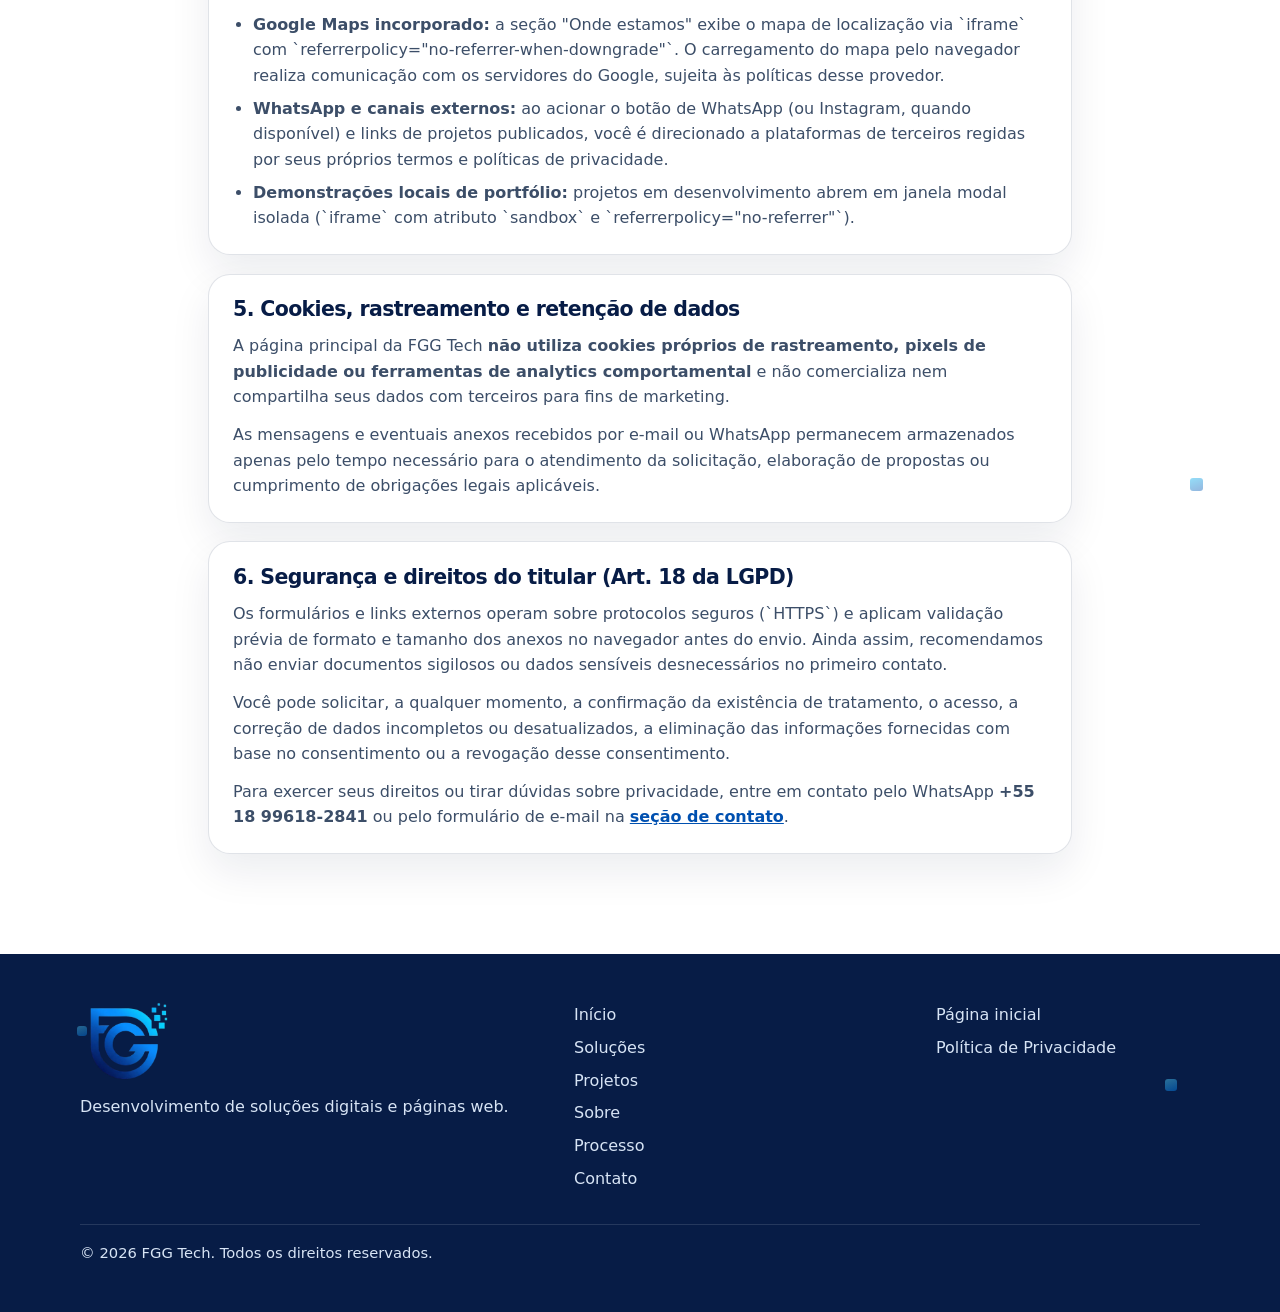
<file: politica-de-privacidade.html>
<!DOCTYPE html>
<html lang="pt-BR">

<head>
  <meta charset="UTF-8">
  <meta name="viewport" content="width=device-width, initial-scale=1">
  <title>Política de Privacidade | FGG Tech</title>
  <meta name="description"
    content="Política de Privacidade e proteção de dados da FGG Tech: coleta no envio de e-mail, canais de atendimento, serviços incorporados e direitos do titular.">
  <meta name="theme-color" content="#071C46">
  <meta name="robots" content="index, follow">
  <link rel="icon" href="assets/logo/favicon-32.png" type="image/png" sizes="32x32">
  <link rel="icon" href="assets/logo/favicon-192.png" type="image/png" sizes="192x192">
  <link rel="apple-touch-icon" href="assets/logo/apple-touch-icon.png">
  <link rel="stylesheet" href="css/style.css">
</head>

<body class="policy-page">
  <a class="skip-link" href="#conteudo-privacidade">Ir para o conteúdo</a>

  <header class="policy-header">
    <div class="section-pixels" aria-hidden="true">
      <span class="pixel" style="--x: 5%; --y: 22%; --size: 10px; --op: 0.45; --dur: 5.2s; --delay: 0.2s;"></span>
      <span class="pixel" style="--x: 92%; --y: 28%; --size: 14px; --op: 0.6; --dur: 4.8s; --delay: 0.7s;"></span>
      <span class="pixel" style="--x: 86%; --y: 66%; --size: 9px; --op: 0.4; --dur: 6s; --delay: 1.1s;"></span>
    </div>

    <div class="container policy-topbar">
      <a class="policy-brand" href="index.html">
        <img src="assets/images/logomacaFGG.webp" alt="Logotipo FGG Tech" width="539" height="463">
        <span>FGG Tech</span>
      </a>
      <a class="btn btn-secondary" href="index.html">Voltar ao início</a>
    </div>

    <div class="container policy-hero-copy">
      <p class="kicker">Transparência e LGPD</p>
      <h1>Política de Privacidade</h1>
      <p class="policy-subtitle">Como a FGG Tech trata as informações informadas neste site, especialmente no envio prévio pelo formulário de e-mail, nos canais de contato e nos recursos incorporados.</p>
      <p class="policy-updated">Última atualização: 26 de novembro de 2026</p>
    </div>
  </header>

  <main id="conteudo-privacidade" class="section policy-main">
    <div class="section-pixels" aria-hidden="true">
      <span class="pixel" style="--x: 3%; --y: 12%; --size: 12px; --op: 0.38; --dur: 5.5s; --delay: 0.3s;"></span>
      <span class="pixel" style="--x: 95%; --y: 24%; --size: 11px; --op: 0.4; --dur: 6.1s; --delay: 0.9s;"></span>
      <span class="pixel" style="--x: 4%; --y: 54%; --size: 9px; --op: 0.35; --dur: 4.9s; --delay: 1.4s;"></span>
      <span class="pixel" style="--x: 93%; --y: 78%; --size: 13px; --op: 0.42; --dur: 5.7s; --delay: 0.5s;"></span>
    </div>

    <div class="container policy-grid">
      <article class="policy-card">
        <h2>1. Controlador e identificação</h2>
        <p>Este site é mantido pela <strong>FGG Tech</strong>, localizada na Rua XV de Novembro, 757, Centro, Paraguaçu Paulista — SP, e atua no desenvolvimento de landing pages, sites institucionais, sistemas web e aplicações digitais.</p>
        <p>Esta política foi elaborada em conformidade com a Lei Geral de Proteção de Dados Pessoais (Lei nº 13.709/2018 — LGPD) e descreve exclusivamente as operações de tratamento realizadas por esta página.</p>
      </article>

      <article class="policy-card">
        <h2>2. Coleta prévia de informações no envio de e-mail</h2>
        <p>A navegação pelas seções informativas do site não exige cadastro nem cria conta de usuário. A coleta direta de dados pessoais ocorre apenas quando você opta por preencher e enviar o formulário de contato por e-mail:</p>
        <ul>
          <li><strong>Endereço de e-mail:</strong> utilizado para identificar o remetente e permitir a resposta comercial (`_replyto`).</li>
          <li><strong>Mensagem:</strong> conteúdo livre informado por você sobre a necessidade ou escopo do projeto.</li>
          <li><strong>Anexos opcionais:</strong> arquivos enviados voluntariamente (formatos PDF, PNG, JPG, JPEG ou DOCX, com limite total de 10 MB por envio).</li>
        </ul>
        <p>Antes de concluir o encaminhamento, é obrigatória a marcação da caixa de concordância com esta Política de Privacidade, registrando seu consentimento expresso para o tratamento desses dados.</p>
      </article>

      <article class="policy-card">
        <h2>3. Finalidade e base legal do tratamento</h2>
        <p>Os dados e arquivos fornecidos no formulário são utilizados exclusivamente para:</p>
        <ul>
          <li>Receber, analisar e responder solicitações de contato, dúvidas técnicas e pedidos de orçamento.</li>
          <li>Realizar comunicações preliminares relacionadas à contratação ou desenvolvimento de projetos digitais.</li>
        </ul>
        <p>O tratamento apoia-se no <strong>consentimento do titular</strong> (Art. 7º, I da LGPD) e na execução de <strong>procedimentos preliminares relacionados a contrato</strong> a pedido do titular (Art. 7º, V da LGPD).</p>
      </article>

      <article class="policy-card">
        <h2>4. Processamento do formulário e serviços de terceiros</h2>
        <p>Por ser um site estático sem servidor ou banco de dados próprio, o site utiliza serviços externos específicos apenas para viabilizar funcionalidades visíveis ao visitante:</p>
        <ul>
          <li><strong>FormSubmit (encaminhamento de e-mail):</strong> ao clicar em "Enviar mensagem", os campos e anexos preenchidos no formulário são transmitidos por conexão segura (`HTTPS POST multipart/form-data`) ao endpoint do FormSubmit para entrega na caixa de entrada da FGG Tech.</li>
          <li><strong>Google Maps incorporado:</strong> a seção "Onde estamos" exibe o mapa de localização via `iframe` com `referrerpolicy="no-referrer-when-downgrade"`. O carregamento do mapa pelo navegador realiza comunicação com os servidores do Google, sujeita às políticas desse provedor.</li>
          <li><strong>WhatsApp e canais externos:</strong> ao acionar o botão de WhatsApp (ou Instagram, quando disponível) e links de projetos publicados, você é direcionado a plataformas de terceiros regidas por seus próprios termos e políticas de privacidade.</li>
          <li><strong>Demonstrações locais de portfólio:</strong> projetos em desenvolvimento abrem em janela modal isolada (`iframe` com atributo `sandbox` e `referrerpolicy="no-referrer"`).</li>
        </ul>
      </article>

      <article class="policy-card">
        <h2>5. Cookies, rastreamento e retenção de dados</h2>
        <p>A página principal da FGG Tech <strong>não utiliza cookies próprios de rastreamento, pixels de publicidade ou ferramentas de analytics comportamental</strong> e não comercializa nem compartilha seus dados com terceiros para fins de marketing.</p>
        <p>As mensagens e eventuais anexos recebidos por e-mail ou WhatsApp permanecem armazenados apenas pelo tempo necessário para o atendimento da solicitação, elaboração de propostas ou cumprimento de obrigações legais aplicáveis.</p>
      </article>

      <article class="policy-card">
        <h2>6. Segurança e direitos do titular (Art. 18 da LGPD)</h2>
        <p>Os formulários e links externos operam sobre protocolos seguros (`HTTPS`) e aplicam validação prévia de formato e tamanho dos anexos no navegador antes do envio. Ainda assim, recomendamos não enviar documentos sigilosos ou dados sensíveis desnecessários no primeiro contato.</p>
        <p>Você pode solicitar, a qualquer momento, a confirmação da existência de tratamento, o acesso, a correção de dados incompletos ou desatualizados, a eliminação das informações fornecidas com base no consentimento ou a revogação desse consentimento.</p>
        <p>Para exercer seus direitos ou tirar dúvidas sobre privacidade, entre em contato pelo WhatsApp <strong>+55 18 99618-2841</strong> ou pelo formulário de e-mail na <a href="index.html#contato">seção de contato</a>.</p>
      </article>
    </div>
  </main>

  <footer class="footer">
    <div class="section-pixels" aria-hidden="true">
      <span class="pixel" style="--x: 6%; --y: 20%; --size: 10px; --op: 0.4; --dur: 5.4s; --delay: 0.4s;"></span>
      <span class="pixel" style="--x: 91%; --y: 35%; --size: 12px; --op: 0.45; --dur: 4.9s; --delay: 0.8s;"></span>
    </div>
    <div class="container footer-grid">
      <div class="footer-brand">
        <img src="assets/images/logomacaFGG.webp" alt="FGG Tech" width="539" height="463" loading="lazy">
        <p>Desenvolvimento de soluções digitais e páginas web.</p>
      </div>

      <nav class="footer-nav" aria-label="Navegação">
        <a href="index.html#inicio">Início</a>
        <a href="index.html#solucoes">Soluções</a>
        <a href="index.html#projetos">Projetos</a>
        <a href="index.html#sobre">Sobre</a>
        <a href="index.html#processo">Processo</a>
        <a href="index.html#contato">Contato</a>
      </nav>

      <div class="footer-contact">
        <a href="index.html">Página inicial</a>
        <a href="politica-de-privacidade.html" aria-current="page">Política de Privacidade</a>
      </div>
    </div>
    <p class="copyright">© <span id="policy-year">2026</span> FGG Tech. Todos os direitos reservados.</p>
  </footer>

  <script>
    document.getElementById('policy-year').textContent = String(new Date().getFullYear());
  </script>
</body>

</html>
</file>
<file: css/style.css>
/* ==========================================================================
   FGG Tech — landing page
   Paleta, tipografia e componentes em um único arquivo.
   ========================================================================== */

:root {
  --navy: #071c46;
  --blue: #0050b0;
  --electric: #0080f0;
  --cyan: #00b0f0;
  --white: #ffffff;
  --ink: #071c46;
  --muted: #3c4e68;
  --muted-on-navy: #d7e4f5;
  --line: rgba(7, 28, 70, 0.12);
  --soft: #f3f7fb;
  --shadow: 0 18px 40px rgba(7, 28, 70, 0.08);
  --radius: 22px;
  --font: "Segoe UI", system-ui, -apple-system, "Helvetica Neue", Arial, sans-serif;
  --max: 1120px;
  --dock-space: calc(6.75rem + env(safe-area-inset-bottom));
  --focus: 0 0 0 3px #ffffff, 0 0 0 5px var(--blue);
}

*,
*::before,
*::after {
  box-sizing: border-box;
}

html {
  scroll-behavior: smooth;
  scroll-padding-bottom: var(--dock-space);
}

body {
  margin: 0;
  font-family: var(--font);
  color: var(--ink);
  background: var(--white);
  line-height: 1.6;
  text-rendering: optimizeLegibility;
}

img {
  max-width: 100%;
  height: auto;
  display: block;
}

h1, h2, h3, p {
  text-wrap: pretty;
}

h1, h2, h3 {
  line-height: 1.15;
  letter-spacing: -0.03em;
  font-weight: 600;
}

h1 { font-size: clamp(2.35rem, 5vw, 4.35rem); margin: 0; }
h2 { font-size: clamp(1.8rem, 3vw, 2.55rem); margin: 0 0 0.75rem; }
h3 { font-size: 1.08rem; margin: 0 0 0.4rem; }

p { margin: 0; }

a { color: inherit; }

code {
  font-family: Consolas, "Courier New", monospace;
  font-size: 0.92em;
}

.container {
  width: min(var(--max), calc(100% - 2rem));
  margin-inline: auto;
}

.skip-link {
  position: absolute;
  left: 1rem;
  top: 1rem;
  transform: translateY(-150%);
  background: var(--navy);
  color: var(--white);
  padding: 0.7rem 1rem;
  border-radius: 999px;
  z-index: 100;
}

.skip-link:focus {
  transform: none;
}

.kicker {
  margin: 0 0 0.7rem;
  color: var(--blue);
  font-size: 0.75rem;
  font-weight: 700;
  letter-spacing: 0.16em;
  text-transform: uppercase;
}

.hero,
.section {
  scroll-margin-top: 1rem;
}

.section {
  position: relative;
  overflow: hidden;
  padding: clamp(4rem, 8vw, 6.25rem) 0;
}

.section > .container,
.footer > .container,
.footer > .copyright {
  position: relative;
  z-index: 1;
}

.section-solutions {
  background: linear-gradient(180deg, rgba(235, 243, 252, 0.52) 0%, rgba(255, 255, 255, 0) 150px);
}

.subtle-divider {
  position: absolute;
  top: 0;
  left: 0;
  right: 0;
  height: 1px;
  pointer-events: none;
  background: linear-gradient(90deg, transparent 6%, rgba(7, 28, 70, 0.08) 28%, rgba(0, 176, 240, 0.24) 50%, rgba(7, 28, 70, 0.08) 72%, transparent 94%);
}

.section-soft { background: var(--soft); }

.section-navy {
  background:
    radial-gradient(900px 420px at 8% 0%, rgba(0, 176, 240, 0.22), transparent 60%),
    radial-gradient(700px 380px at 100% 100%, rgba(0, 128, 240, 0.28), transparent 55%),
    var(--navy);
  color: var(--white);
}

.section-navy .kicker { color: var(--cyan); }
.section-navy .section-heading p { color: var(--muted-on-navy); }

.section-heading {
  max-width: 42rem;
  margin-bottom: 2rem;
}

.section-heading p:last-child { color: var(--muted); }

.icon {
  width: 1.35rem;
  height: 1.35rem;
  display: block;
  fill: none;
  stroke: currentColor;
  stroke-width: 1.75;
  stroke-linecap: round;
  stroke-linejoin: round;
}

.icon-sm { width: 1rem; height: 1rem; }

.icon-badge {
  width: 2.75rem;
  height: 2.75rem;
  display: grid;
  place-items: center;
  border-radius: 14px;
  color: var(--blue);
  background: linear-gradient(160deg, rgba(0, 176, 240, 0.16), rgba(0, 80, 176, 0.08));
  margin-bottom: 1rem;
}

.icon-badge-light {
  color: var(--white);
  background: rgba(255, 255, 255, 0.1);
}

/* Botões --------------------------------------------------------------- */

.btn {
  display: inline-flex;
  align-items: center;
  justify-content: center;
  gap: 0.5rem;
  min-height: 3rem;
  padding: 0.75rem 1.2rem;
  border-radius: 999px;
  border: 1px solid transparent;
  font: inherit;
  font-weight: 600;
  text-decoration: none;
  cursor: pointer;
  transition: transform 0.2s ease, background-color 0.2s ease, border-color 0.2s ease;
}

.btn-primary {
  background: var(--blue);
  color: var(--white);
}

.btn-secondary {
  background: transparent;
  color: var(--navy);
  border-color: rgba(7, 28, 70, 0.22);
}

.btn-ghost {
  background: var(--soft);
  color: var(--navy);
  min-height: 2.5rem;
  padding-inline: 0.9rem;
}

.btn-block { width: 100%; }

.btn:disabled,
.btn[aria-disabled="true"] {
  opacity: 0.55;
  cursor: not-allowed;
}

.icon-button {
  width: 2.75rem;
  height: 2.75rem;
  display: grid;
  place-items: center;
  border: 0;
  border-radius: 999px;
  background: var(--soft);
  color: var(--navy);
  cursor: pointer;
}

.link-button {
  padding: 0;
  border: 0;
  background: none;
  color: inherit;
  font: inherit;
  cursor: pointer;
  text-align: left;
}

/* Hero ----------------------------------------------------------------- */

.hero {
  position: relative;
  isolation: isolate;
  min-height: 100svh;
  display: flex;
  align-items: center;
  padding: 2.5rem 0 var(--dock-space);
  overflow: hidden;
}

.hero-bg { position: absolute; inset: 0; z-index: -1; }

.orb {
  position: absolute;
  border-radius: 50%;
  filter: blur(8px);
}

.orb-a {
  width: 42vw;
  height: 42vw;
  max-width: 560px;
  max-height: 560px;
  right: -8vw;
  top: -10vw;
  background: radial-gradient(circle, rgba(0, 176, 240, 0.28), rgba(0, 176, 240, 0) 68%);
}

.orb-b {
  width: 34vw;
  height: 34vw;
  max-width: 420px;
  max-height: 420px;
  left: -8vw;
  bottom: 4vh;
  background: radial-gradient(circle, rgba(0, 80, 176, 0.16), rgba(0, 80, 176, 0) 70%);
}

.section-pixels {
  position: absolute;
  inset: 0;
  pointer-events: none;
  z-index: 0;
}

.pixel {
  position: absolute;
  left: var(--x, auto);
  top: var(--y, auto);
  width: var(--size, 14px);
  height: var(--size, 14px);
  border-radius: 3px;
  background: linear-gradient(160deg, var(--cyan), var(--blue));
  opacity: var(--op, 0.78);
  animation: drift var(--dur, 5s) ease-in-out var(--delay, 0s) infinite alternate;
}

.section-navy .pixel,
.footer .pixel {
  background: linear-gradient(160deg, #56d7ff, #0080f0);
}

.p1 { right: 8%; top: 18%; animation-delay: 0s; }
.p2 { right: 12%; top: 24%; width: 10px; height: 10px; animation-delay: 0.4s; }
.p3 { right: 5%; top: 27%; width: 18px; height: 18px; animation-delay: 0.8s; }
.p4 { right: 15%; top: 14%; width: 8px; height: 8px; opacity: 0.55; animation-delay: 1s; }
.p5 { left: 6%; top: 22%; width: 12px; height: 12px; animation-delay: 0.6s; }

@keyframes drift {
  from { transform: translateY(0) scale(1); }
  to { transform: translateY(-10px) scale(1.04); }
}

.hero-grid {
  display: grid;
  grid-template-columns: minmax(0, 1.15fr) minmax(280px, 0.85fr);
  gap: clamp(2rem, 5vw, 4rem);
  align-items: center;
}

.lead {
  margin-top: 1.1rem;
  font-size: clamp(1.15rem, 2vw, 1.4rem);
  color: var(--blue);
  font-weight: 600;
}

.intro {
  margin-top: 0.85rem;
  max-width: 38rem;
  color: var(--muted);
  font-size: 1.05rem;
}

.hero-actions {
  display: flex;
  flex-wrap: wrap;
  gap: 0.75rem;
  margin-top: 1.75rem;
}

.hero-visual {
  position: relative;
  min-height: 360px;
  display: grid;
  place-items: center;
}

.hero-logo {
  position: relative;
  width: min(370px, 86%);
  height: auto;
  filter: drop-shadow(0 18px 34px rgba(7, 28, 70, 0.14));
}

/* Soluções e cards ----------------------------------------------------- */

.split {
  display: grid;
  grid-template-columns: minmax(240px, 0.8fr) minmax(0, 1.4fr);
  gap: 2rem 3rem;
  align-items: start;
}

.split-intro p:last-child {
  color: var(--muted);
  max-width: 28rem;
}

.card-grid,
.diff-grid,
.project-grid,
.contact-grid,
.steps {
  display: grid;
  gap: 1rem;
}

.card-grid-2 { grid-template-columns: 1fr 1fr; }

.info-card,
.contact-card,
.step-content,
.project-card {
  background: var(--white);
  border: 1px solid var(--line);
  border-radius: var(--radius);
  box-shadow: var(--shadow);
}

.info-card {
  padding: 1.35rem 1.25rem;
}

.info-card-title-only {
  display: flex;
  flex-direction: column;
  justify-content: center;
  min-height: 146px;
  padding: 1.45rem 1.35rem;
}

.info-card-title-only h3 {
  font-size: clamp(1.22rem, 2.1vw, 1.42rem);
  line-height: 1.24;
  margin: 0;
  font-weight: 700;
  color: var(--navy);
}

.info-card p,
.step-content p,
.diff-grid p,
.contact-card .address,
.contact-card .address-city {
  color: var(--muted);
}

.diff-grid {
  grid-template-columns: repeat(3, 1fr);
  list-style: none;
  margin: 0;
  padding: 0;
}

.diff-grid li {
  padding: 1.2rem;
  border-radius: 18px;
  background: rgba(255, 255, 255, 0.06);
  border: 1px solid rgba(255, 255, 255, 0.14);
}

.diff-grid p { color: var(--muted-on-navy); }

/* Portfólio ------------------------------------------------------------ */

.section-projects {
  position: relative;
  background:
    radial-gradient(640px 260px at 92% 6%, rgba(0, 176, 240, 0.12), transparent 65%),
    radial-gradient(520px 240px at 8% 92%, rgba(0, 80, 176, 0.08), transparent 65%),
    linear-gradient(180deg, #edf4fc 0%, #f7faff 70%, #ffffff 100%);
  padding-top: clamp(3.5rem, 7vw, 5.25rem);
}

.projects-divider {
  position: absolute;
  top: 0;
  left: 0;
  right: 0;
  display: flex;
  align-items: center;
  justify-content: center;
  pointer-events: none;
}

.divider-line {
  width: 100%;
  height: 3px;
  background: linear-gradient(90deg, transparent 0%, rgba(0, 80, 176, 0.35) 20%, var(--cyan) 50%, rgba(0, 80, 176, 0.35) 80%, transparent 100%);
}

.divider-pixels {
  position: absolute;
  display: flex;
  align-items: center;
  gap: 0.45rem;
  padding: 0.3rem 0.8rem;
  border-radius: 999px;
  background: var(--white);
  border: 1px solid rgba(0, 80, 176, 0.16);
  box-shadow: 0 8px 22px rgba(7, 28, 70, 0.08);
}

.dp {
  display: block;
  border-radius: 3px;
  background: linear-gradient(150deg, var(--cyan), var(--blue));
}

.dp-lg { width: 13px; height: 13px; }
.dp-md { width: 10px; height: 10px; opacity: 0.85; }
.dp-sm { width: 8px; height: 8px; opacity: 0.7; }
.dp-xs { width: 6px; height: 6px; opacity: 0.55; }

.projects-heading {
  max-width: none;
  display: flex;
  align-items: flex-end;
  justify-content: space-between;
  gap: 1.5rem;
}

.projects-heading > div:first-child {
  max-width: 42rem;
}

.projects-badge-motif {
  position: relative;
  width: 72px;
  height: 60px;
  flex-shrink: 0;
}

.motif-sq {
  position: absolute;
  border-radius: 4px;
  background: linear-gradient(150deg, var(--cyan), var(--blue));
}

.motif-sq.m1 { width: 20px; height: 20px; left: 4px; top: 10px; }
.motif-sq.m2 { width: 14px; height: 14px; left: 32px; top: 4px; opacity: 0.9; }
.motif-sq.m3 { width: 16px; height: 16px; left: 26px; top: 28px; opacity: 0.85; }
.motif-sq.m4 { width: 11px; height: 11px; left: 52px; top: 14px; opacity: 0.7; }
.motif-sq.m5 { width: 12px; height: 12px; left: 48px; top: 38px; opacity: 0.65; }

.project-grid {
  grid-template-columns: repeat(2, minmax(0, 1fr));
  gap: 1.35rem;
}

.project-card {
  display: flex;
  flex-direction: column;
  min-height: 100%;
  overflow: hidden;
  color: inherit;
  text-decoration: none;
  text-align: left;
  font: inherit;
  cursor: pointer;
  padding: 0;
  width: 100%;
}

.project-media {
  position: relative;
  aspect-ratio: 16 / 10;
  overflow: hidden;
  border-bottom: 1px solid var(--line);
  background:
    linear-gradient(160deg, rgba(0, 176, 240, 0.2), rgba(7, 28, 70, 0.08)),
    var(--soft);
}

.project-media img {
  width: 100%;
  height: 100%;
  object-fit: cover;
  object-position: top center;
  transition: transform 0.35s ease;
}

@media (hover: hover) {
  .project-card:hover .project-media img {
    transform: scale(1.03);
  }
}

.project-copy {
  display: flex;
  flex-direction: column;
  gap: 0.38rem;
  padding: 1.15rem 1.2rem 1.25rem;
  flex: 1;
}

.project-category {
  color: var(--blue);
  font-size: 0.75rem;
  font-weight: 700;
  letter-spacing: 0.08em;
  text-transform: uppercase;
}

.project-card h3 { font-size: 1.22rem; margin: 0; }

.project-card p { color: var(--muted); }

.project-footer {
  display: flex;
  align-items: center;
  justify-content: space-between;
  gap: 0.75rem;
  margin-top: auto;
  padding-top: 0.75rem;
}

.project-cta {
  display: inline-flex;
  align-items: center;
  gap: 0.3rem;
  font-size: 0.82rem;
  font-weight: 700;
  color: var(--blue);
}

.status {
  display: inline-flex;
  align-items: center;
  gap: 0.35rem;
  padding: 0.25rem 0.65rem;
  border-radius: 999px;
  font-size: 0.78rem;
  font-weight: 700;
  border: 1px solid var(--line);
}

.status .icon { width: 0.95rem; height: 0.95rem; }

.status-live {
  color: var(--navy);
  background: #e7f3ff;
}

.status-wip {
  color: var(--navy);
  background: #f4f7fb;
}

.noscript-list {
  margin-top: 1.5rem;
  color: var(--muted);
}

/* Processo ------------------------------------------------------------- */

.section-process {
  position: relative;
  overflow: hidden;
  background:
    radial-gradient(620px 300px at 10% 12%, rgba(0, 176, 240, 0.1), transparent 65%),
    radial-gradient(560px 280px at 95% 88%, rgba(0, 80, 176, 0.08), transparent 65%),
    var(--soft);
}

.process-timeline {
  position: relative;
  max-width: 54rem;
}

.timeline-rail {
  position: absolute;
  left: 1.42rem;
  top: 2.6rem;
  bottom: 2.6rem;
  width: 4px;
  border-radius: 999px;
  background: rgba(7, 28, 70, 0.12);
  opacity: 0.35;
  overflow: hidden;
  transition: opacity 0.6s ease;
}

.timeline-fill {
  display: block;
  width: 100%;
  height: 0%;
  border-radius: inherit;
  background: linear-gradient(180deg, var(--navy) 0%, var(--blue) 52%, var(--cyan) 100%);
  opacity: 0.35;
  transition: height 2.2s cubic-bezier(0.22, 1, 0.36, 1), opacity 0.7s ease;
}

.process-timeline.is-animating .timeline-rail {
  opacity: 1;
}

.process-timeline.is-animating .timeline-fill {
  height: 100%;
  opacity: 1;
}

.steps {
  list-style: none;
  margin: 0;
  padding: 0;
  display: grid;
  grid-template-rows: repeat(5, minmax(0, 1fr));
  gap: 1.15rem;
}

.step-item {
  position: relative;
  display: grid;
  grid-template-columns: 3rem minmax(0, 1fr);
  gap: 1.15rem;
  align-items: center;
}

.step-index {
  position: relative;
  z-index: 1;
  display: grid;
  place-items: center;
  width: 3rem;
  height: 3rem;
  border-radius: 50%;
  background: #dce6f2;
  color: rgba(7, 28, 70, 0.52);
  border: 2px solid rgba(7, 28, 70, 0.1);
  font-weight: 700;
  letter-spacing: 0.04em;
  transform: scale(0.92);
  transition:
    transform 0.55s cubic-bezier(0.22, 1, 0.36, 1),
    background 0.65s ease,
    color 0.65s ease,
    border-color 0.65s ease,
    box-shadow 0.65s ease;
}

.step-content {
  padding: 1.25rem 1.35rem;
  opacity: 0.22;
  filter: grayscale(0.75);
  transform: translateX(10px);
  transition:
    opacity 0.75s ease,
    transform 0.75s cubic-bezier(0.22, 1, 0.36, 1),
    filter 0.75s ease,
    border-color 0.5s ease,
    box-shadow 0.5s ease;
}

.step-content h3 {
  font-size: 1.12rem;
  margin-bottom: 0.3rem;
  color: var(--navy);
}

.step-item.is-active .step-index {
  transform: scale(1);
  background: linear-gradient(145deg, var(--navy), var(--blue));
  color: var(--white);
  border-color: transparent;
  box-shadow: 0 0 0 6px rgba(0, 176, 240, 0.16), 0 10px 22px rgba(7, 28, 70, 0.18);
}

.step-item.is-active .step-content {
  opacity: 1;
  filter: grayscale(0);
  transform: translateX(0);
  border-color: rgba(0, 80, 176, 0.2);
}

/* Contato -------------------------------------------------------------- */

.contact-grid { grid-template-columns: 1.15fr 0.85fr; align-items: stretch; }

.contact-card {
  padding: 1.5rem;
  display: flex;
  flex-direction: column;
  gap: 0.5rem;
}

.location-header {
  display: flex;
  align-items: flex-start;
  gap: 0.95rem;
  margin-bottom: 0.65rem;
}

.location-header .icon-badge {
  margin-bottom: 0;
  flex-shrink: 0;
}

.address { font-size: 1.12rem; color: var(--ink); font-weight: 600; }
.address-city { margin-bottom: 0.15rem; }

.map-embed {
  margin-top: auto;
  border-radius: 16px;
  overflow: hidden;
  border: 1px solid var(--line);
  background: var(--soft);
  min-height: 245px;
  flex: 1;
}

.map-embed iframe {
  width: 100%;
  height: 100%;
  min-height: 245px;
  border: 0;
  display: block;
}

.channel-list {
  display: grid;
  gap: 0.75rem;
  margin-top: 0.8rem;
}

.channel {
  display: flex;
  align-items: center;
  gap: 0.85rem;
  width: 100%;
  min-height: 4.2rem;
  padding: 0.8rem 1rem;
  border-radius: 16px;
  border: 1px solid transparent;
  text-decoration: none;
  font: inherit;
  text-align: left;
  cursor: pointer;
  color: var(--white);
  transition: transform 0.2s ease, background-color 0.2s ease, opacity 0.2s ease;
}

.channel strong,
.channel small { display: block; }
.channel small { font-size: 0.85rem; opacity: 0.92; }

.channel-whatsapp { background: #075e54; }
.channel-instagram {
  background: linear-gradient(135deg, #833ab4 0%, #c13584 52%, #e1306c 100%);
  color: var(--white);
}
.channel-instagram.is-pending {
  cursor: default;
  opacity: 0.92;
}
.channel-email { background: var(--blue); }

/* Rodapé --------------------------------------------------------------- */

.footer {
  position: relative;
  overflow: hidden;
  background: var(--navy);
  color: var(--white);
  padding: 3rem 0 calc(var(--dock-space) + 0.5rem);
}

.footer-grid {
  display: grid;
  grid-template-columns: 1.4fr 1fr 0.8fr;
  gap: 2rem;
}

.footer-brand img {
  width: 92px;
  height: auto;
  margin-bottom: 0.8rem;
}

.footer-brand p,
.footer a,
.footer .link-button {
  color: var(--muted-on-navy);
  text-decoration: none;
}

.footer-nav,
.footer-contact {
  display: grid;
  align-content: start;
  gap: 0.45rem;
}

.copyright {
  width: min(var(--max), calc(100% - 2rem));
  margin: 2rem auto 0;
  padding-top: 1rem;
  border-top: 1px solid rgba(255, 255, 255, 0.12);
  color: var(--muted-on-navy);
  font-size: 0.92rem;
}

/* Navbar inferior ------------------------------------------------------ */

.dock {
  position: fixed;
  z-index: 30;
  left: 50%;
  bottom: calc(0.75rem + env(safe-area-inset-bottom));
  transform: translateX(-50%);
  display: flex;
  gap: 0.15rem;
  width: max-content;
  max-width: calc(100% - 1rem);
  padding: 0.35rem;
  border-radius: 999px;
  background: rgba(255, 255, 255, 0.78);
  border: 1px solid rgba(7, 28, 70, 0.1);
  box-shadow: 0 12px 40px rgba(7, 28, 70, 0.16);
  backdrop-filter: blur(16px);
  -webkit-backdrop-filter: blur(16px);
}

.dock a {
  display: flex;
  flex-direction: column;
  align-items: center;
  justify-content: center;
  gap: 0.1rem;
  min-width: 4.4rem;
  min-height: 3.1rem;
  padding: 0.35rem 0.55rem;
  border-radius: 999px;
  color: var(--navy);
  text-decoration: none;
  font-size: 0.68rem;
  font-weight: 700;
  letter-spacing: 0.01em;
}

.dock a[aria-current="true"] {
  background: var(--navy);
  color: var(--white);
  box-shadow: inset 0 0 0 1px var(--cyan);
}

/* Modais --------------------------------------------------------------- */

.modal {
  border: 0;
  padding: 0;
  color: var(--ink);
  background: var(--white);
  box-shadow: 0 30px 80px rgba(7, 28, 70, 0.28);
}

.modal:not([open]) {
  display: none;
}

.modal::backdrop {
  background: rgba(7, 28, 70, 0.62);
}

.modal-preview {
  width: min(1120px, calc(100vw - 1.5rem));
  height: min(82vh, 840px);
  max-height: calc(100vh - 1.5rem);
  border-radius: 20px;
  overflow: hidden;
}

.modal-preview[open] {
  display: flex;
  flex-direction: column;
}

.modal-preview.is-expanded {
  width: 100vw;
  height: 100vh;
  max-width: 100vw;
  max-height: 100vh;
  border-radius: 0;
}

.modal-email {
  width: min(560px, calc(100vw - 1.5rem));
  max-height: min(92vh, 860px);
  border-radius: 20px;
  overflow: auto;
}

.modal-bar {
  display: flex;
  align-items: flex-start;
  justify-content: space-between;
  gap: 1rem;
  padding: 0.9rem 1rem;
  border-bottom: 1px solid var(--line);
}

.modal-heading h2 { font-size: 1.25rem; margin: 0; }
.modal-heading .kicker { margin-bottom: 0.2rem; }

.modal-actions {
  display: flex;
  align-items: center;
  gap: 0.4rem;
  flex-shrink: 0;
}

.modal-stage {
  flex: 1;
  min-height: 0;
  background: var(--soft);
}

.modal-stage iframe {
  width: 100%;
  height: 100%;
  border: 0;
  background: var(--white);
}

.preview-empty,
.form-success {
  min-height: 280px;
  display: grid;
  align-content: center;
  justify-items: start;
  gap: 0.4rem;
  padding: 2rem;
}

.preview-empty p,
.form-success p { color: var(--muted); }

.modal-form { padding: 1rem 1.15rem 1.3rem; }

.field {
  display: grid;
  gap: 0.4rem;
  margin-bottom: 1rem;
}

.field label { font-weight: 700; }

.optional { font-weight: 500; color: var(--muted); }

.field-hint { color: var(--muted); font-size: 0.88rem; }

input,
textarea {
  width: 100%;
  font: inherit;
  color: var(--ink);
  background: var(--white);
  border: 1px solid rgba(7, 28, 70, 0.18);
  border-radius: 12px;
  padding: 0.8rem 0.9rem;
}

textarea { min-height: 140px; resize: vertical; }

input[type="checkbox"] {
  width: 1.15rem;
  height: 1.15rem;
  padding: 0;
  margin: 0.15rem 0 0;
  flex-shrink: 0;
  border-radius: 4px;
  accent-color: var(--blue);
  cursor: pointer;
}

.field-consent {
  margin-bottom: 1.1rem;
}

.consent-label {
  display: flex;
  align-items: flex-start;
  gap: 0.65rem;
  font-weight: 500;
  font-size: 0.92rem;
  line-height: 1.45;
  color: var(--muted);
  cursor: pointer;
}

.consent-label a {
  color: var(--blue);
  font-weight: 700;
  text-decoration: underline;
  text-underline-offset: 2px;
}

/* Política de Privacidade ---------------------------------------------- */

.policy-header {
  position: relative;
  overflow: hidden;
  padding: 1.6rem 0 3.2rem;
  background:
    radial-gradient(620px 260px at 92% 10%, rgba(0, 176, 240, 0.16), transparent 65%),
    linear-gradient(180deg, #edf4fc 0%, #ffffff 100%);
  border-bottom: 1px solid var(--line);
}

.policy-topbar {
  position: relative;
  z-index: 1;
  display: flex;
  align-items: center;
  justify-content: space-between;
  gap: 1rem;
  margin-bottom: 2.5rem;
}

.policy-brand {
  display: inline-flex;
  align-items: center;
  gap: 0.7rem;
  text-decoration: none;
  font-weight: 700;
  font-size: 1.05rem;
  color: var(--navy);
}

.policy-brand img {
  width: 44px;
  height: auto;
}

.policy-hero-copy {
  position: relative;
  z-index: 1;
  max-width: 48rem;
}

.policy-hero-copy h1 {
  font-size: clamp(2rem, 4vw, 3.1rem);
  margin-bottom: 0.85rem;
}

.policy-subtitle {
  color: var(--muted);
  font-size: 1.08rem;
  max-width: 42rem;
}

.policy-updated {
  margin-top: 0.85rem;
  font-size: 0.88rem;
  font-weight: 600;
  color: var(--blue);
}

.policy-main {
  padding-top: clamp(2.5rem, 5vw, 4rem);
}

.policy-grid {
  display: grid;
  gap: 1.15rem;
  max-width: 54rem;
}

.policy-card {
  background: var(--white);
  border: 1px solid var(--line);
  border-radius: var(--radius);
  box-shadow: var(--shadow);
  padding: 1.45rem 1.5rem;
}

.policy-card h2 {
  font-size: 1.28rem;
  margin-bottom: 0.75rem;
  color: var(--navy);
}

.policy-card p,
.policy-card li {
  color: var(--muted);
}

.policy-card p + p,
.policy-card p + ul,
.policy-card ul + p {
  margin-top: 0.75rem;
}

.policy-card ul {
  margin: 0.65rem 0 0;
  padding-left: 1.25rem;
  display: grid;
  gap: 0.45rem;
}

.policy-card a {
  color: var(--blue);
  font-weight: 600;
}

.policy-page .footer {
  padding-bottom: 3rem;
}

input[type="file"] { padding: 0.65rem; }

input[type="file"]::file-selector-button {
  margin-right: 0.8rem;
  border: 0;
  border-radius: 999px;
  background: var(--navy);
  color: var(--white);
  font: inherit;
  font-weight: 700;
  padding: 0.55rem 0.9rem;
  cursor: pointer;
}

.file-list {
  list-style: none;
  margin: 0;
  padding: 0;
  display: grid;
  gap: 0.4rem;
}

.file-list li {
  display: flex;
  align-items: center;
  justify-content: space-between;
  gap: 0.75rem;
  padding: 0.55rem 0.7rem;
  border-radius: 12px;
  background: var(--soft);
}

.file-list button {
  border: 0;
  background: transparent;
  color: var(--blue);
  font: inherit;
  font-weight: 700;
  cursor: pointer;
}

.form-note,
.form-error,
.form-status { font-size: 0.95rem; }

.form-note,
.form-error {
  margin: 0 0 1rem;
  padding: 0.8rem 0.9rem;
  border-radius: 12px;
}

.form-note { background: #eef5ff; color: var(--navy); }
.form-error { background: #fdecef; color: #7f1230; }
.form-status { min-height: 1.2rem; margin: 0.75rem 0 0; color: var(--muted); }
.form-success { min-height: 0; padding: 0.4rem 0 0.6rem; }

[hidden] { display: none !important; }

/* Foco, hover e movimento ---------------------------------------------- */

:focus { outline: none; }

:focus-visible {
  outline: 2px solid var(--blue);
  outline-offset: 3px;
}

.dock a:focus-visible,
.btn:focus-visible,
.channel:focus-visible,
.icon-button:focus-visible {
  box-shadow: var(--focus);
}

@media (hover: hover) {
  .btn-primary:hover { background: #003e8a; }
  .btn-secondary:hover,
  .btn-ghost:hover,
  .icon-button:hover { background: #e7eef6; }
  .info-card:hover,
  .project-card:hover { transform: translateY(-3px); }
  .dock a:hover { background: rgba(0, 80, 176, 0.08); }
  .dock a[aria-current="true"]:hover { background: var(--navy); }
  .footer a:hover,
  .footer .link-button:hover { color: var(--white); }
  .channel-instagram:not(.is-pending):hover { filter: brightness(1.06); transform: translateY(-2px); }
}

.info-card,
.project-card,
.btn,
.dock a {
  transition: transform 0.2s ease, background-color 0.2s ease, box-shadow 0.2s ease;
}

@media (prefers-reduced-motion: reduce) {
  html { scroll-behavior: auto; }

  *,
  *::before,
  *::after {
    animation: none !important;
    transition: none !important;
  }

  .timeline-rail,
  .timeline-fill,
  .step-index,
  .step-content {
    opacity: 1 !important;
    filter: none !important;
    transform: none !important;
  }

  .timeline-fill {
    height: 100% !important;
  }
}

/* Responsivo ----------------------------------------------------------- */

@media (min-width: 860px) {
  .dock a {
    flex-direction: row;
    gap: 0.4rem;
    min-width: 0;
    padding-inline: 0.85rem;
    font-size: 0.86rem;
  }
}

@media (max-width: 1020px) {
  .diff-grid { grid-template-columns: 1fr 1fr; }
  .footer-grid { grid-template-columns: 1fr 1fr; }
}

@media (max-width: 800px) {
  .hero {
    min-height: 0;
    padding-top: 1.4rem;
  }

  .hero-grid,
  .split,
  .contact-grid,
  .card-grid-2 { grid-template-columns: 1fr; }

  .hero-visual {
    order: -1;
    min-height: 185px;
  }

  .hero-logo { width: 185px; }
  .split-intro { margin-bottom: 0.5rem; }

  .info-card-title-only {
    flex-direction: row;
    align-items: center;
    justify-content: flex-start;
    gap: 1rem;
    min-height: 0;
    padding: 1.2rem 1.15rem;
  }

  .info-card-title-only .icon-badge {
    margin-bottom: 0;
    flex-shrink: 0;
  }

  .info-card-title-only h3 {
    font-size: 1.24rem;
  }

  .projects-badge-motif { display: none; }
}

@media (max-width: 680px) {
  .project-grid,
  .diff-grid,
  .footer-grid { grid-template-columns: 1fr; }

  .timeline-rail { left: 1.22rem; }
  .step-item {
    grid-template-columns: 2.55rem minmax(0, 1fr);
    gap: 0.85rem;
  }
  .step-index {
    width: 2.55rem;
    height: 2.55rem;
    font-size: 0.92rem;
  }
  .step-content {
    padding: 1.05rem 1.1rem;
  }

  .modal-bar { flex-wrap: wrap; }
  .modal-actions { width: 100%; justify-content: flex-end; }
  .dock a { min-width: 0; flex: 1; padding-inline: 0.35rem; }
  .pixel { opacity: calc(var(--op, 0.78) * 0.65); }
}

@media print {
  .dock,
  .modal,
  .hero-bg,
  .section-pixels { display: none !important; }
  .hero { min-height: 0; padding: 0; }
  .footer { padding-bottom: 1rem; }
}
</file>
<file: projects/hasegawa/css/style.css>
/* ==========================================================================
   HASEGAWA DENKI - Institutional Website Stylesheet
   Identity: Professional, Safe, Technological, Reliable
   Palette: Navy Blue (#0B2A4A), Dark Navy (#061A2E), Red (#E30613), White
   ========================================================================== */

/* --------------------------------------------------------------------------
   1. Google Fonts & CSS Custom Properties (Variables)
   -------------------------------------------------------------------------- */
@import url('https://fonts.googleapis.com/css2?family=Cinzel:wght@700;900&family=Plus+Jakarta+Sans:wght@300;400;500;600;700;800&family=Inter:wght@400;500;600;700&display=swap');

:root {
  /* Brand Colors */
  --navy: #0B2A4A;
  --navy-dark: #061A2E;
  --navy-light: #163E68;
  --red: #E30613;
  --red-hover: #C5040F;
  --red-light: #FFECEE;
  
  /* Neutral Colors */
  --white: #FFFFFF;
  --light-bg: #F8FAFC;
  --light-card: #FFFFFF;
  --light-badge: #EDF3FA;
  --border: #DCE3EA;
  --border-light: #EAF0F6;
  --text-dark: #0B2A4A;
  --text-body: #475569;
  --text-muted: #64748B;
  --text-light: #94A3B8;

  /* Typography */
  --font-primary: 'Plus Jakarta Sans', 'Inter', -apple-system, BlinkMacSystemFont, 'Segoe UI', Roboto, sans-serif;
  --font-serif: 'Cinzel', 'Times New Roman', serif;

  /* Spacings & Layout */
  --container-max: 1240px;
  --nav-height: 80px;
  --radius-sm: 6px;
  --radius-md: 10px;
  --radius-lg: 16px;
  --radius-full: 9999px;

  /* Shadows */
  --shadow-sm: 0 2px 6px rgba(11, 42, 74, 0.05);
  --shadow-md: 0 8px 24px rgba(11, 42, 74, 0.08);
  --shadow-lg: 0 16px 36px rgba(11, 42, 74, 0.12);
  --shadow-hover: 0 20px 40px rgba(11, 42, 74, 0.14);

  /* Transitions */
  --transition-fast: 0.2s cubic-bezier(0.4, 0, 0.2, 1);
  --transition-normal: 0.3s cubic-bezier(0.4, 0, 0.2, 1);
}

/* --------------------------------------------------------------------------
   2. Reset & Global Base
   -------------------------------------------------------------------------- */
*, *::before, *::after {
  margin: 0;
  padding: 0;
  box-sizing: border-box;
}

html {
  scroll-behavior: smooth;
  font-size: 16px;
  -webkit-text-size-adjust: 100%;
}

body {
  font-family: var(--font-primary);
  color: var(--text-body);
  background-color: var(--white);
  line-height: 1.6;
  overflow-x: hidden;
  -webkit-font-smoothing: antialiased;
}

img {
  max-width: 100%;
  height: auto;
  display: block;
}

a {
  color: inherit;
  text-decoration: none;
  transition: color var(--transition-fast);
}

button {
  font-family: inherit;
  cursor: pointer;
  border: none;
  background: none;
  outline: none;
  transition: all var(--transition-fast);
}

ul, ol {
  list-style: none;
}

.container {
  width: 100%;
  max-width: var(--container-max);
  margin-left: auto;
  margin-right: auto;
  padding-left: 24px;
  padding-right: 24px;
}

/* --------------------------------------------------------------------------
   3. Common Components & Typography
   -------------------------------------------------------------------------- */
.section-eyebrow {
  display: inline-flex;
  align-items: center;
  gap: 10px;
  font-size: 0.8125rem;
  font-weight: 800;
  letter-spacing: 1.2px;
  text-transform: uppercase;
  color: var(--navy);
  margin-bottom: 14px;
}

.section-eyebrow::before {
  content: '';
  display: inline-block;
  width: 22px;
  height: 3.5px;
  background-color: var(--red);
  border-radius: 2px;
}

.section-title {
  font-size: 2.25rem;
  font-weight: 800;
  color: var(--navy);
  line-height: 1.25;
  letter-spacing: -0.5px;
  margin-bottom: 16px;
}

.section-subtitle {
  font-size: 1.0625rem;
  color: var(--text-body);
  max-width: 680px;
  line-height: 1.65;
}

/* Button Variants */
.btn-primary {
  display: inline-flex;
  align-items: center;
  justify-content: center;
  gap: 10px;
  background-color: var(--red);
  color: var(--white);
  font-weight: 700;
  font-size: 0.9375rem;
  padding: 13px 26px;
  border-radius: var(--radius-sm);
  box-shadow: 0 4px 14px rgba(227, 6, 19, 0.28);
  transition: all var(--transition-fast);
  border: 1px solid var(--red);
}

.btn-primary:hover {
  background-color: var(--red-hover);
  border-color: var(--red-hover);
  transform: translateY(-2px);
  box-shadow: 0 6px 20px rgba(227, 6, 19, 0.4);
  color: var(--white);
}

.btn-secondary {
  display: inline-flex;
  align-items: center;
  justify-content: center;
  gap: 10px;
  background-color: var(--white);
  color: var(--navy);
  font-weight: 700;
  font-size: 0.9375rem;
  padding: 13px 26px;
  border-radius: var(--radius-sm);
  border: 1.5px solid var(--navy);
  box-shadow: var(--shadow-sm);
  transition: all var(--transition-fast);
}

.btn-secondary:hover {
  background-color: var(--navy);
  color: var(--white);
  transform: translateY(-2px);
  box-shadow: var(--shadow-md);
}

.btn-whatsapp {
  display: inline-flex;
  align-items: center;
  justify-content: center;
  gap: 10px;
  background-color: #25D366;
  color: var(--white);
  font-weight: 700;
  font-size: 0.9375rem;
  padding: 13px 26px;
  border-radius: var(--radius-sm);
  box-shadow: 0 4px 14px rgba(37, 211, 102, 0.25);
  transition: all var(--transition-fast);
}

.btn-whatsapp:hover {
  background-color: #1EBE5B;
  transform: translateY(-2px);
  box-shadow: 0 6px 20px rgba(37, 211, 102, 0.38);
  color: var(--white);
}

/* --------------------------------------------------------------------------
   4. Header & Navbar
   -------------------------------------------------------------------------- */
.header-navbar {
  position: sticky;
  top: 0;
  left: 0;
  width: 100%;
  background-color: var(--white);
  z-index: 1000;
  border-bottom: 1px solid var(--border-light);
  box-shadow: 0 2px 10px rgba(11, 42, 74, 0.04);
  transition: all var(--transition-normal);
}

.header-navbar.scrolled {
  box-shadow: 0 6px 20px rgba(11, 42, 74, 0.08);
}

.nav-container {
  display: flex;
  align-items: center;
  justify-content: space-between;
  height: var(--nav-height);
}

.brand-logo {
  display: flex;
  align-items: center;
  text-decoration: none;
}

.brand-logo img {
  height: 42px;
  width: auto;
}

.nav-links {
  display: flex;
  align-items: center;
  gap: 32px;
}

.nav-link {
  font-size: 0.9375rem;
  font-weight: 600;
  color: var(--text-body);
  position: relative;
  padding: 8px 0;
  transition: color var(--transition-fast);
}

.nav-link:hover,
.nav-link.active {
  color: var(--navy);
}

.nav-link::after {
  content: '';
  position: absolute;
  bottom: 0;
  left: 0;
  width: 0;
  height: 2.5px;
  background-color: var(--red);
  border-radius: 2px;
  transition: width var(--transition-fast);
}

.nav-link.active::after,
.nav-link:hover::after {
  width: 100%;
}

.nav-actions {
  display: flex;
  align-items: center;
  gap: 16px;
}

/* Language Selector Dropdown */
.language-selector {
  position: relative;
}

.lang-btn {
  display: flex;
  align-items: center;
  gap: 8px;
  padding: 8px 14px;
  background-color: var(--navy);
  color: var(--white);
  border-radius: var(--radius-sm);
  font-size: 0.8125rem;
  font-weight: 700;
  letter-spacing: 0.5px;
  border: 1px solid var(--navy);
  transition: all var(--transition-fast);
}

.lang-btn:hover {
  background-color: var(--navy-light);
}

.lang-btn .arrow-icon {
  font-size: 0.65rem;
  transition: transform var(--transition-fast);
}

.language-selector.open .lang-btn .arrow-icon {
  transform: rotate(180deg);
}

.lang-dropdown {
  position: absolute;
  top: calc(100% + 8px);
  right: 0;
  background-color: var(--white);
  border-radius: var(--radius-md);
  border: 1px solid var(--border);
  box-shadow: var(--shadow-lg);
  min-width: 160px;
  padding: 6px;
  display: none;
  flex-direction: column;
  z-index: 1010;
  animation: fadeInDown 0.2s ease forwards;
}

.language-selector.open .lang-dropdown {
  display: flex;
}

.lang-option {
  display: flex;
  align-items: center;
  gap: 10px;
  padding: 8px 12px;
  font-size: 0.875rem;
  font-weight: 600;
  color: var(--navy);
  border-radius: var(--radius-sm);
  text-align: left;
  width: 100%;
}

.lang-option:hover {
  background-color: var(--light-badge);
  color: var(--red);
}

.lang-option.selected {
  background-color: var(--light-badge);
  font-weight: 700;
  color: var(--navy);
}

.lang-option .flag {
  font-size: 1.1rem;
}

.nav-cta-btn {
  padding: 10px 18px;
  font-size: 0.875rem;
}

.menu-toggle {
  display: none;
  font-size: 1.5rem;
  color: var(--navy);
  padding: 8px;
}

/* --------------------------------------------------------------------------
   5. Hero Section
   -------------------------------------------------------------------------- */
.hero {
  position: relative;
  padding-top: 48px;
  padding-bottom: 72px;
  background: linear-gradient(180deg, #FFFFFF 0%, #F9FBFE 100%);
  overflow: hidden;
}

.hero-grid {
  display: grid;
  grid-template-columns: 1.05fr 0.95fr;
  gap: 48px;
  align-items: center;
}

.hero-content {
  display: flex;
  flex-direction: column;
  align-items: flex-start;
}

.hero-title {
  font-size: 3.125rem;
  font-weight: 800;
  color: var(--navy);
  line-height: 1.18;
  letter-spacing: -1px;
  margin-bottom: 20px;
}

.hero-subtitle {
  font-size: 1.125rem;
  color: var(--text-body);
  line-height: 1.65;
  margin-bottom: 32px;
  max-width: 520px;
}

.hero-buttons {
  display: flex;
  align-items: center;
  gap: 16px;
  flex-wrap: wrap;
}

.hero-image-wrapper {
  position: relative;
  display: flex;
  justify-content: center;
  align-items: center;
}

.hero-image-card {
  position: relative;
  width: 100%;
  max-width: 540px;
  border-radius: var(--radius-md);
  overflow: hidden;
  box-shadow: var(--shadow-lg);
  border: 1px solid var(--border-light);
}

.hero-image-card img {
  width: 100%;
  height: 480px;
  object-fit: cover;
  object-position: center top;
  transition: transform 0.6s ease;
}

.hero-image-card:hover img {
  transform: scale(1.02);
}

/* Red Geometric Decorative Accents matching the reference design */
.hero-image-card::after {
  content: '';
  position: absolute;
  top: 0;
  right: 0;
  width: 14px;
  height: 100%;
  background: linear-gradient(180deg, var(--red) 0%, rgba(227, 6, 19, 0.4) 100%);
  clip-path: polygon(0 0, 100% 0, 100% 100%, 70% 100%);
}

.hero-accent-shape {
  position: absolute;
  top: -20px;
  right: -20px;
  width: 200px;
  height: 200px;
  background: radial-gradient(circle, rgba(227, 6, 19, 0.08) 0%, rgba(255, 255, 255, 0) 70%);
  z-index: 0;
  pointer-events: none;
}

/* --------------------------------------------------------------------------
   6. Services Section
   -------------------------------------------------------------------------- */
.services {
  padding: 80px 0;
  background-color: var(--white);
}

.services-header {
  margin-bottom: 48px;
}

.services-grid {
  display: grid;
  grid-template-columns: repeat(3, 1fr);
  gap: 28px;
}

.service-card {
  background-color: var(--white);
  border: 1px solid var(--border);
  border-radius: var(--radius-md);
  padding: 32px 28px;
  transition: all var(--transition-normal);
  display: flex;
  flex-direction: column;
  position: relative;
  box-shadow: var(--shadow-sm);
}

.service-card:hover {
  transform: translateY(-6px);
  border-color: #C2D4E8;
  box-shadow: var(--shadow-hover);
}

.service-card::before {
  content: '';
  position: absolute;
  top: 0;
  left: 0;
  width: 0;
  height: 3px;
  background-color: var(--red);
  border-top-left-radius: var(--radius-md);
  border-top-right-radius: var(--radius-md);
  transition: width var(--transition-normal);
}

.service-card:hover::before {
  width: 100%;
}

.service-icon-box {
  width: 58px;
  height: 58px;
  background-color: var(--light-badge);
  border-radius: 50%;
  display: flex;
  align-items: center;
  justify-content: center;
  margin-bottom: 22px;
  color: var(--navy);
  font-size: 1.5rem;
  transition: all var(--transition-fast);
}

.service-card:hover .service-icon-box {
  background-color: var(--red-light);
  color: var(--red);
  transform: scale(1.05);
}

.service-card h3 {
  font-size: 1.25rem;
  font-weight: 700;
  color: var(--navy);
  margin-bottom: 16px;
  line-height: 1.35;
}

.service-list {
  display: flex;
  flex-direction: column;
  gap: 10px;
}

.service-list li {
  display: flex;
  align-items: center;
  gap: 10px;
  font-size: 0.9375rem;
  color: var(--text-body);
}

.service-list li::before {
  content: '•';
  color: var(--navy);
  font-weight: bold;
  font-size: 1.1rem;
}

.service-card:hover .service-list li::before {
  color: var(--red);
}

/* --------------------------------------------------------------------------
   7. About Us Section
   -------------------------------------------------------------------------- */
.about {
  padding: 80px 0;
  background: linear-gradient(180deg, #F8FAFD 0%, #FFFFFF 100%);
}

.about-grid {
  display: grid;
  grid-template-columns: 1fr 1fr;
  gap: 56px;
  align-items: center;
}

.about-content {
  display: flex;
  flex-direction: column;
}

.about-desc {
  font-size: 1.0625rem;
  color: var(--text-body);
  line-height: 1.7;
  margin-bottom: 32px;
}

.about-features {
  display: flex;
  flex-direction: column;
  gap: 18px;
}

.about-feature-item {
  display: flex;
  align-items: center;
  gap: 16px;
  padding: 8px 0;
}

.feature-icon-badge {
  width: 36px;
  height: 36px;
  border-radius: 50%;
  background-color: var(--white);
  border: 1.5px solid var(--navy);
  display: flex;
  align-items: center;
  justify-content: center;
  color: var(--navy);
  font-size: 0.9rem;
  flex-shrink: 0;
  box-shadow: var(--shadow-sm);
  transition: all var(--transition-fast);
}

.about-feature-item:hover .feature-icon-badge {
  background-color: var(--red);
  border-color: var(--red);
  color: var(--white);
}

.feature-text {
  font-size: 1rem;
  color: var(--text-body);
}

.feature-text strong {
  color: var(--navy);
  font-weight: 700;
}

.about-image-wrapper {
  position: relative;
}

.about-image-card {
  position: relative;
  width: 100%;
  border-radius: var(--radius-md);
  overflow: hidden;
  box-shadow: var(--shadow-lg);
  border: 1px solid var(--border-light);
}

.about-image-card img {
  width: 100%;
  height: 440px;
  object-fit: cover;
  object-position: center;
}

/* Red Geometric Cut Accent */
.about-image-card::before {
  content: '';
  position: absolute;
  top: 0;
  left: 0;
  width: 80px;
  height: 100%;
  background: linear-gradient(135deg, rgba(227, 6, 19, 0.9) 0%, transparent 60%);
  clip-path: polygon(0 0, 100% 0, 0 100%);
  z-index: 1;
  pointer-events: none;
}

/* Floating Banner on About Image */
.about-image-banner {
  position: absolute;
  bottom: 30px;
  right: -20px;
  background-color: var(--navy);
  color: var(--white);
  padding: 18px 26px;
  border-radius: var(--radius-sm);
  max-width: 280px;
  box-shadow: var(--shadow-lg);
  border-left: 4px solid var(--red);
  z-index: 2;
  transition: transform var(--transition-fast);
}

.about-image-banner:hover {
  transform: translateY(-4px);
}

.about-image-banner p {
  font-size: 1.125rem;
  font-weight: 700;
  line-height: 1.35;
  color: var(--white);
}

/* --------------------------------------------------------------------------
   8. Statistics Section
   -------------------------------------------------------------------------- */
.stats {
  padding: 56px 0;
  background-color: var(--white);
  border-top: 1px solid var(--border-light);
  border-bottom: 1px solid var(--border-light);
}

.stats-grid {
  display: grid;
  grid-template-columns: repeat(4, 1fr);
  gap: 24px;
  align-items: center;
}

.stat-item {
  display: flex;
  flex-direction: column;
  align-items: center;
  text-align: center;
  padding: 12px 16px;
  position: relative;
}

.stat-item:not(:last-child)::after {
  content: '';
  position: absolute;
  right: -12px;
  top: 20%;
  height: 60%;
  width: 1px;
  background-color: var(--border);
}

.stat-number-wrapper {
  display: flex;
  align-items: baseline;
  gap: 4px;
  margin-bottom: 6px;
}

.stat-number {
  font-size: 2.5rem;
  font-weight: 800;
  color: var(--navy);
  letter-spacing: -1px;
  line-height: 1;
}

.stat-number.with-plus {
  color: var(--navy);
}

.stat-number.with-plus .plus-symbol {
  color: var(--red);
  margin-right: 2px;
}

.stat-unit {
  font-size: 1.5rem;
  font-weight: 800;
  color: var(--navy);
}

.stat-label {
  font-size: 0.9375rem;
  font-weight: 500;
  color: var(--text-muted);
}

/* --------------------------------------------------------------------------
   9. Featured Projects Section
   -------------------------------------------------------------------------- */
.projects {
  padding: 80px 0;
  background-color: #F8FAFD;
}

.projects-header {
  display: flex;
  justify-content: space-between;
  align-items: flex-end;
  margin-bottom: 40px;
  flex-wrap: wrap;
  gap: 20px;
}

.projects-filter-bar {
  display: flex;
  gap: 8px;
  flex-wrap: wrap;
}

.filter-btn {
  padding: 8px 16px;
  font-size: 0.875rem;
  font-weight: 600;
  color: var(--text-muted);
  background-color: var(--white);
  border: 1px solid var(--border);
  border-radius: var(--radius-sm);
  transition: all var(--transition-fast);
}

.filter-btn:hover,
.filter-btn.active {
  background-color: var(--navy);
  color: var(--white);
  border-color: var(--navy);
}

.projects-grid {
  display: grid;
  grid-template-columns: repeat(3, 1fr);
  gap: 28px;
}

.project-card {
  background-color: var(--white);
  border-radius: var(--radius-md);
  overflow: hidden;
  border: 1px solid var(--border);
  box-shadow: var(--shadow-sm);
  transition: all var(--transition-normal);
  display: flex;
  flex-direction: column;
}

.project-card:hover {
  transform: translateY(-6px);
  box-shadow: var(--shadow-hover);
  border-color: #C0D2E5;
}

.project-image-box {
  position: relative;
  height: 220px;
  overflow: hidden;
}

.project-image-box img {
  width: 100%;
  height: 100%;
  object-fit: cover;
  transition: transform 0.5s ease;
}

.project-card:hover .project-image-box img {
  transform: scale(1.06);
}

.project-badge {
  position: absolute;
  top: 14px;
  left: 14px;
  background-color: var(--navy);
  color: var(--white);
  font-size: 0.75rem;
  font-weight: 700;
  padding: 4px 10px;
  border-radius: var(--radius-sm);
  border-left: 3px solid var(--red);
}

.project-body {
  padding: 24px;
  display: flex;
  flex-direction: column;
  flex-grow: 1;
}

.project-body h3 {
  font-size: 1.125rem;
  font-weight: 700;
  color: var(--navy);
  margin-bottom: 10px;
  line-height: 1.4;
}

.project-body p {
  font-size: 0.875rem;
  color: var(--text-body);
  line-height: 1.6;
}

/* --------------------------------------------------------------------------
   10. Contact & Quote Request Section
   -------------------------------------------------------------------------- */
.contact {
  padding: 80px 0;
  background-color: var(--white);
}

.contact-grid {
  display: grid;
  grid-template-columns: 0.9fr 1.1fr;
  gap: 52px;
  align-items: start;
}

.contact-info-panel {
  display: flex;
  flex-direction: column;
}

.contact-cards-list {
  display: flex;
  flex-direction: column;
  gap: 20px;
  margin-top: 32px;
}

.contact-card-item {
  display: flex;
  align-items: flex-start;
  gap: 16px;
  padding: 18px 20px;
  background-color: #F8FAFD;
  border-radius: var(--radius-md);
  border: 1px solid var(--border-light);
  transition: all var(--transition-fast);
  text-decoration: none;
  color: inherit;
}

a.contact-card-item {
  cursor: pointer;
}

.contact-card-item:hover {
  background-color: var(--white);
  border-color: var(--border);
  box-shadow: var(--shadow-sm);
  transform: translateX(4px);
}

.contact-card-item:focus-visible {
  outline: 2px solid var(--red);
  outline-offset: 2px;
}

.contact-icon-box {
  width: 44px;
  height: 44px;
  background-color: var(--white);
  border: 1px solid var(--border);
  border-radius: var(--radius-sm);
  display: flex;
  align-items: center;
  justify-content: center;
  color: var(--red);
  font-size: 1.25rem;
  flex-shrink: 0;
  transition: all var(--transition-fast);
}

.contact-card-item:hover .contact-icon-box {
  background-color: var(--red);
  color: var(--white);
  border-color: var(--red);
  transform: scale(1.05);
}

.contact-detail h4 {
  font-size: 0.875rem;
  font-weight: 700;
  color: var(--text-muted);
  text-transform: uppercase;
  letter-spacing: 0.5px;
  margin-bottom: 4px;
  transition: color var(--transition-fast);
}

.contact-detail p,
.contact-detail a {
  font-size: 1rem;
  font-weight: 600;
  color: var(--navy);
  transition: color var(--transition-fast);
  margin: 0;
}

.contact-card-item:hover .contact-detail p,
.contact-card-item:hover .contact-detail a {
  color: var(--red);
}

/* Contact Form */
.contact-form-card {
  background-color: var(--white);
  border: 1px solid var(--border);
  border-radius: var(--radius-lg);
  padding: 36px;
  box-shadow: var(--shadow-md);
}

.contact-form {
  display: flex;
  flex-direction: column;
  gap: 20px;
}

.form-group {
  display: flex;
  flex-direction: column;
  gap: 8px;
}

.form-group label {
  font-size: 0.875rem;
  font-weight: 700;
  color: var(--navy);
}

.form-control {
  width: 100%;
  padding: 13px 16px;
  font-size: 0.9375rem;
  font-family: inherit;
  color: var(--navy);
  background-color: #F9FBFE;
  border: 1.5px solid var(--border);
  border-radius: var(--radius-sm);
  transition: all var(--transition-fast);
}

.form-control:focus {
  outline: none;
  background-color: var(--white);
  border-color: var(--navy);
  box-shadow: 0 0 0 3px rgba(11, 42, 74, 0.1);
}

textarea.form-control {
  resize: vertical;
  min-height: 110px;
}

.form-actions-row {
  display: flex;
  gap: 14px;
  flex-wrap: wrap;
  margin-top: 10px;
}

.form-actions-row .btn-primary {
  flex: 1.2;
}

.form-actions-row .btn-whatsapp {
  flex: 1;
}

/* --------------------------------------------------------------------------
   11. Footer
   -------------------------------------------------------------------------- */
.footer {
  background-color: var(--navy-dark);
  color: var(--white);
  padding-top: 64px;
  padding-bottom: 0;
  position: relative;
  overflow: hidden;
}

.footer-top {
  display: grid;
  grid-template-columns: 1.4fr 0.8fr 1fr;
  gap: 56px;
  padding-bottom: 48px;
  border-bottom: 1px solid rgba(255, 255, 255, 0.1);
}

.footer-brand-col {
  display: flex;
  flex-direction: column;
  gap: 18px;
}

.footer-brand-logo img {
  height: 42px;
  width: auto;
}

.footer-brand-desc {
  font-size: 0.9375rem;
  color: var(--text-light);
  line-height: 1.6;
  max-width: 360px;
}

.footer-links-col h4,
.footer-contact-col h4 {
  font-size: 1rem;
  font-weight: 700;
  color: var(--white);
  margin-bottom: 20px;
  position: relative;
  padding-bottom: 8px;
}

.footer-links-col h4::after,
.footer-contact-col h4::after {
  content: '';
  position: absolute;
  bottom: 0;
  left: 0;
  width: 24px;
  height: 2px;
  background-color: var(--red);
}

.footer-nav-list {
  display: flex;
  flex-direction: column;
  gap: 12px;
}

.footer-nav-list a {
  font-size: 0.9375rem;
  color: var(--text-light);
  transition: all var(--transition-fast);
}

.footer-nav-list a:hover {
  color: var(--white);
  transform: translateX(4px);
}

.footer-contact-list {
  display: flex;
  flex-direction: column;
  gap: 14px;
}

.footer-contact-item {
  display: flex;
  align-items: center;
  gap: 12px;
  font-size: 0.9375rem;
  color: var(--text-light);
}

.footer-contact-item .contact-icon {
  color: var(--red);
  font-size: 1rem;
  flex-shrink: 0;
}

.footer-contact-item a {
  color: var(--text-light);
}

.footer-contact-item a:hover {
  color: var(--white);
}

/* Footer Bottom Bar */
.footer-bottom {
  padding: 24px 0;
  display: flex;
  justify-content: space-between;
  align-items: center;
  font-size: 0.8125rem;
  color: var(--text-light);
  position: relative;
}

.footer-motto {
  display: flex;
  align-items: center;
  gap: 6px;
  color: var(--white);
  font-weight: 600;
}

.footer-motto .lightning-icon {
  color: var(--red);
}

/* Red Decorative Diagonal in Bottom Corner */
.footer::after {
  content: '';
  position: absolute;
  bottom: 0;
  right: 0;
  width: 70px;
  height: 50px;
  background: var(--red);
  clip-path: polygon(100% 0, 0 100%, 100% 100%);
  pointer-events: none;
}

/* --------------------------------------------------------------------------
   12. Quick Quote Modal & Toast Notifications
   -------------------------------------------------------------------------- */
.modal-overlay {
  position: fixed;
  top: 0;
  left: 0;
  width: 100%;
  height: 100%;
  background-color: rgba(6, 26, 46, 0.7);
  backdrop-filter: blur(5px);
  display: none;
  align-items: center;
  justify-content: center;
  z-index: 2000;
  padding: 20px;
  opacity: 0;
  transition: opacity var(--transition-normal);
}

.modal-overlay.active {
  display: flex;
  opacity: 1;
}

.modal-card {
  background-color: var(--white);
  width: 100%;
  max-width: 580px;
  border-radius: var(--radius-lg);
  padding: 36px;
  position: relative;
  box-shadow: 0 25px 50px -12px rgba(0, 0, 0, 0.25);
  max-height: 90vh;
  overflow-y: auto;
  transform: translateY(20px);
  transition: transform var(--transition-normal);
}

.modal-overlay.active .modal-card {
  transform: translateY(0);
}

.modal-close-btn {
  position: absolute;
  top: 20px;
  right: 20px;
  width: 36px;
  height: 36px;
  border-radius: 50%;
  background-color: #F1F5F9;
  display: flex;
  align-items: center;
  justify-content: center;
  color: var(--navy);
  font-size: 1.25rem;
  transition: all var(--transition-fast);
}

.modal-close-btn:hover {
  background-color: var(--red-light);
  color: var(--red);
}

.modal-header {
  margin-bottom: 24px;
}

.modal-title {
  font-size: 1.625rem;
  font-weight: 800;
  color: var(--navy);
  margin-bottom: 6px;
}

.modal-subtitle {
  font-size: 0.9375rem;
  color: var(--text-muted);
}

/* Toast Notification */
.toast-notification {
  position: fixed;
  bottom: 30px;
  right: 30px;
  background-color: var(--navy);
  color: var(--white);
  padding: 16px 24px;
  border-radius: var(--radius-md);
  border-left: 4px solid var(--red);
  box-shadow: var(--shadow-lg);
  display: flex;
  align-items: center;
  gap: 14px;
  z-index: 3000;
  transform: translateY(100px);
  opacity: 0;
  transition: all var(--transition-normal);
}

.toast-notification.show {
  transform: translateY(0);
  opacity: 1;
}

.toast-icon {
  font-size: 1.4rem;
  color: #25D366;
}

/* --------------------------------------------------------------------------
   13. Scroll Reveal Animations
   -------------------------------------------------------------------------- */
.reveal {
  opacity: 0;
  transform: translateY(28px);
  transition: opacity 0.6s cubic-bezier(0.16, 1, 0.3, 1), transform 0.6s cubic-bezier(0.16, 1, 0.3, 1);
  will-change: opacity, transform;
}

.reveal.revealed {
  opacity: 1;
  transform: translateY(0);
}

@keyframes fadeInDown {
  from {
    opacity: 0;
    transform: translateY(-8px);
  }
  to {
    opacity: 1;
    transform: translateY(0);
  }
}

/* --------------------------------------------------------------------------
   14. Responsive Media Queries
   -------------------------------------------------------------------------- */
/* Large Tablets and Smaller Desktops (max-width: 1024px) */
@media (max-width: 1024px) {
  .hero-grid {
    grid-template-columns: 1fr 1fr;
    gap: 32px;
  }

  .hero-title {
    font-size: 2.5rem;
  }

  .services-grid {
    grid-template-columns: repeat(2, 1fr);
  }

  .about-grid {
    gap: 36px;
  }

  .about-image-card img {
    height: 380px;
  }

  .stats-grid {
    grid-template-columns: repeat(2, 1fr);
    row-gap: 32px;
  }

  .stat-item:nth-child(2)::after {
    display: none;
  }

  .footer-top {
    grid-template-columns: 1fr 1fr;
    row-gap: 40px;
  }

  .footer-brand-col {
    grid-column: 1 / -1;
  }
}

/* Tablets & Mobile (max-width: 768px) */
@media (max-width: 768px) {
  :root {
    --nav-height: 70px;
  }

  .nav-links {
    position: fixed;
    top: var(--nav-height);
    left: 0;
    width: 100%;
    background-color: var(--white);
    flex-direction: column;
    align-items: flex-start;
    padding: 24px 32px;
    gap: 20px;
    box-shadow: 0 16px 30px rgba(11, 42, 74, 0.12);
    border-top: 1px solid var(--border-light);
    transform: translateY(-120%);
    opacity: 0;
    pointer-events: none;
    transition: all var(--transition-normal);
  }

  .nav-links.active {
    transform: translateY(0);
    opacity: 1;
    pointer-events: auto;
  }

  .nav-actions .nav-cta-btn {
    display: none;
  }

  .menu-toggle {
    display: block;
  }

  .hero {
    padding-top: 24px;
    padding-bottom: 48px;
  }

  .hero-grid {
    grid-template-columns: 1fr;
    gap: 36px;
  }

  .hero-title {
    font-size: 2.125rem;
  }

  .hero-image-card img {
    height: 360px;
  }

  .about-grid {
    grid-template-columns: 1fr;
  }

  .about-image-banner {
    right: 10px;
    bottom: 20px;
    padding: 14px 20px;
  }

  .projects-grid {
    grid-template-columns: 1fr;
  }

  .contact-grid {
    grid-template-columns: 1fr;
    gap: 40px;
  }

  .contact-form-card {
    padding: 24px;
  }

  .footer-top {
    grid-template-columns: 1fr;
    gap: 36px;
  }

  .footer-bottom {
    flex-direction: column;
    gap: 12px;
    text-align: center;
  }
}

/* Small Mobile Screens (max-width: 480px) */
@media (max-width: 480px) {
  .services-grid {
    grid-template-columns: 1fr;
  }

  .stats-grid {
    grid-template-columns: 1fr;
    gap: 24px;
  }

  .stat-item::after {
    display: none !important;
  }

  .hero-buttons {
    flex-direction: column;
    width: 100%;
  }

  .hero-buttons .btn-primary,
  .hero-buttons .btn-secondary {
    width: 100%;
  }

  .form-actions-row {
    flex-direction: column;
  }

  .form-actions-row .btn-primary,
  .form-actions-row .btn-whatsapp {
    width: 100%;
  }
}
</file>
